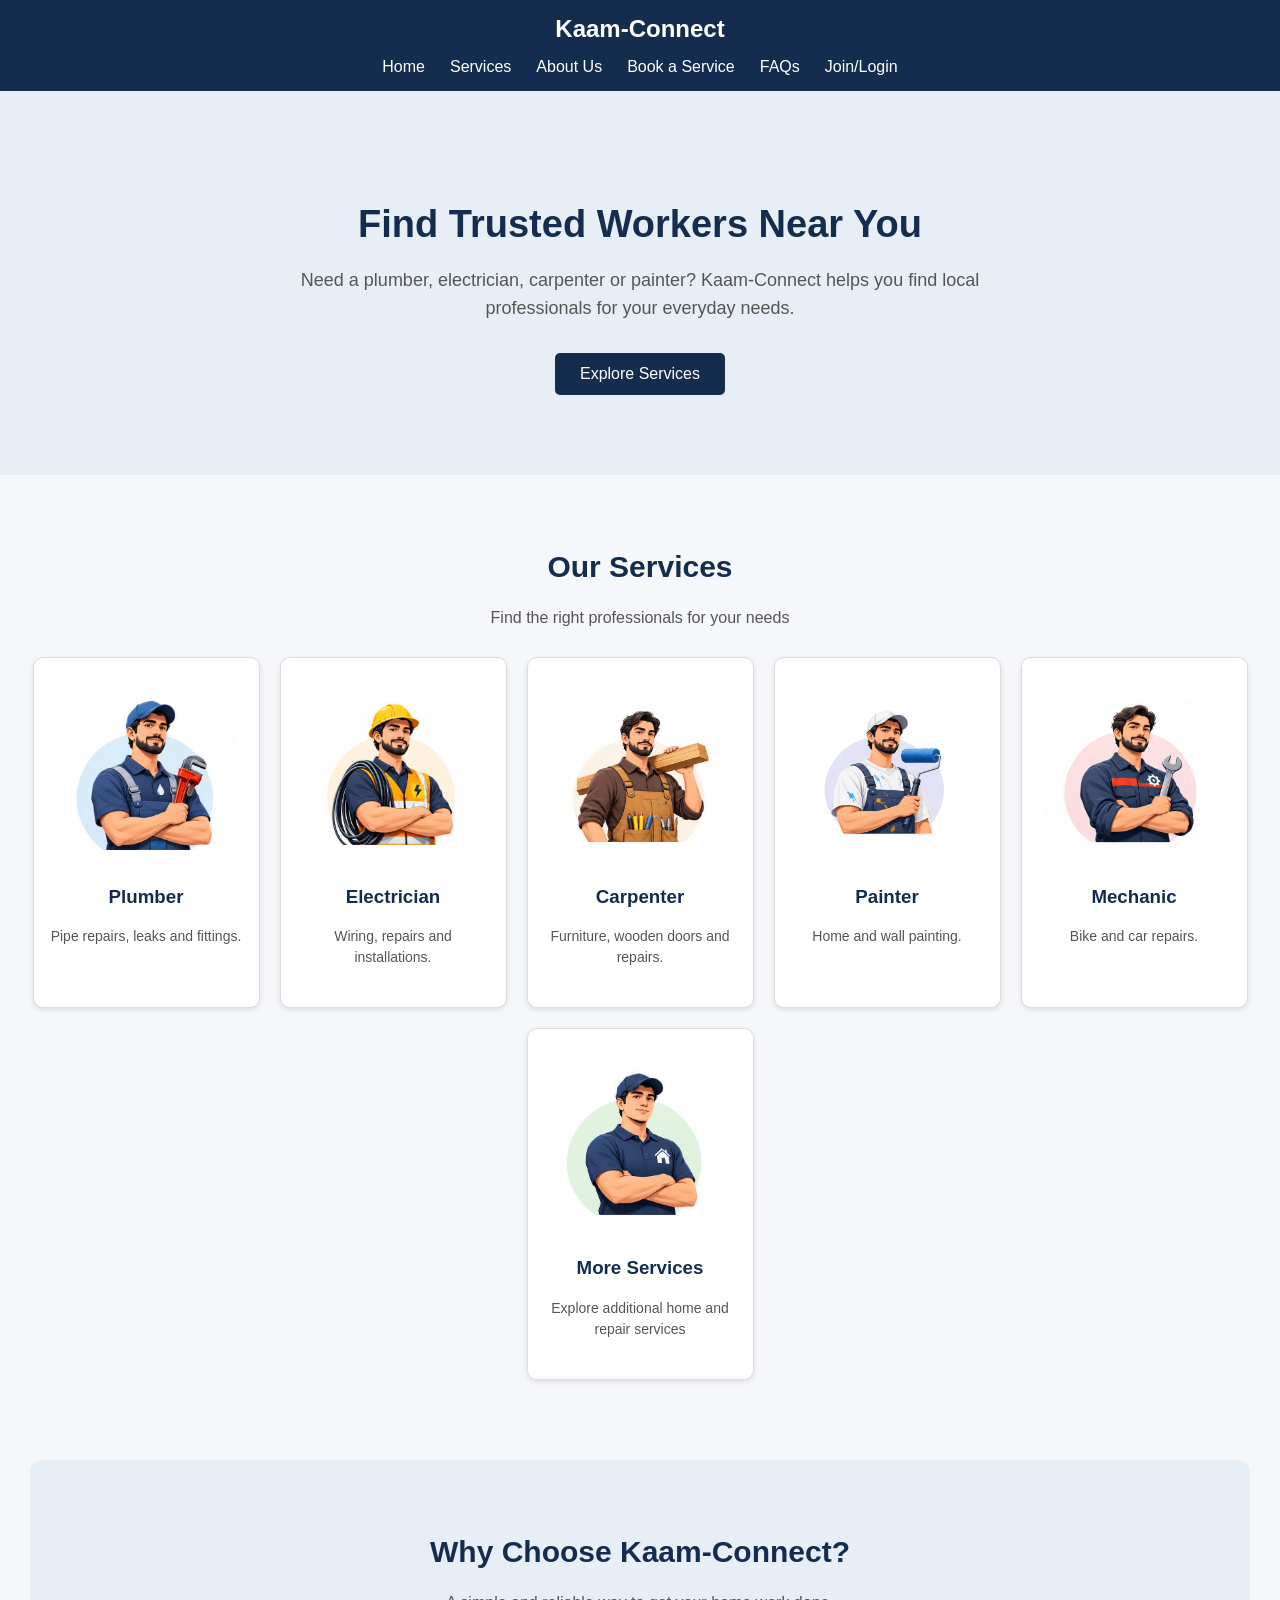
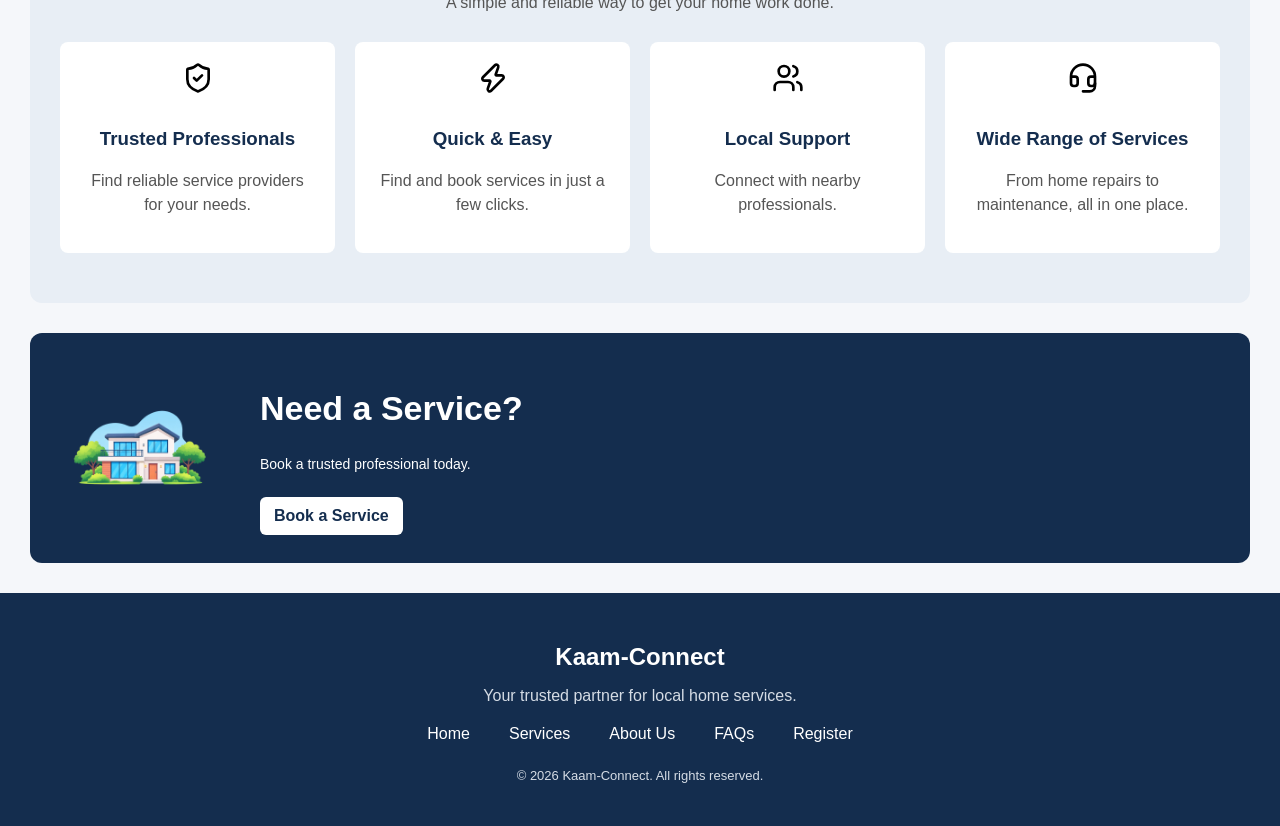
<file: index.html>
<!DOCTYPE html>
<html lang="en">
<head>
    <meta charset="UTF-8">
    <meta name="viewport" content="width=device-width, initial-scale=1.0">
    <title>KaamConnect Home</title>
    <link rel="stylesheet" href="css/style.css">
</head>
<body>
    <header>

        <nav>
            <h2>Kaam-Connect</h2>
            <ul>
                <li> <a href="index.html">Home</a> </li>
                <li> <a href="services.html">Services</a> </li>
                <li> <a href="about.html">About Us</a> </li>
                <li> <a href="book.html">Book a Service</a> </li>
                <li> <a href="faqs.html">FAQs</a> </li>
                <li> <a href="register.html">Join/Login</a> </li>
            </ul>

    
        </nav>
    </header>
    <main>

    <section class="hero">

        <div class="hero-content">
            <h1>Find Trusted Workers Near You</h1>

            <p>
                Need a plumber, electrician, carpenter or painter?
                Kaam-Connect helps you find local professionals
                for your everyday needs.
            </p>

            <a href="services.html" class="hero-btn">
                Explore Services
            </a>
        </div>

    </section>
    <section class="services">

    <h2>Our Services</h2>
    <p>Find the right professionals for your needs</p>

    <div class="service-container">

        <div class="service-card">
            <img src="images/plumber.png.jpeg" alt="">
            <h3>Plumber</h3>
            <p>Pipe repairs, leaks and fittings.</p>
            
        </div>

        <div class="service-card">
            <img src="images/electrician.png.jpeg" alt="">
            <h3>Electrician</h3>
            <p>Wiring, repairs and installations.</p>
        </div>

        <div class="service-card">
            <img src="images/carpenter.png.jpeg" alt="">
            <h3>Carpenter</h3>
            <p>Furniture, wooden doors and repairs.</p>
        </div>

        <div class="service-card">
            <img src="images/painter.png.jpeg" alt="">
            <h3>Painter</h3>
            <p>Home and wall painting.</p>
        </div>

        <div class="service-card">
            <img src="images/mechanic.png.jpeg" alt="">
            <h3>Mechanic</h3>
            <p>Bike and car repairs.</p>
        </div>
        <div class="service-card">
            <img src="images/general-services.png.jpeg" alt="">
            <h3>More Services</h3>
            <p>Explore additional home and repair services</p>
            
        </div>

    </div>

</section>
<section class="why-choose">

    <h2>Why Choose Kaam-Connect?</h2>

    <p>A simple and reliable way to get your home work done.</p>

    <div class="features-container">

        <div class="feature-card">
            <img src="images/shield-check.svg" alt="">
            <h3>Trusted Professionals</h3>
            <p>Find reliable service providers for your needs.</p>
        </div>

        <div class="feature-card">
            <img src="images/zap.svg" alt="">
            <h3>Quick & Easy</h3>
            <p>Find and book services in just a few clicks.</p>
        </div>

        <div class="feature-card">
            <img src="images/users.svg" alt="">
            <h3>Local Support</h3>
            <p>Connect with nearby professionals.</p>
        </div>

        <div class="feature-card">
            <img src="images/headset.svg" alt="">
            <h3>Wide Range of Services</h3>
            <p>From home repairs to maintenance, all in one place.</p>
        </div>

    </div>

</section>
<section class="cta">
    <img src="images/house_og.jpeg" alt="House">
    <div class="cta-content">

        <h2>Need a Service?</h2>

        <p>Book a trusted professional today.</p>

        <a href="book.html" class="cta-btn">Book a Service</a>

    </div>

</section>
<footer>

    <div class="footer-content">

        <h2>Kaam-Connect</h2>

        <p>Your trusted partner for local home services.</p>

        <div class="footer-links">
            <a href="index.html">Home</a>
            <a href="services.html">Services</a>
            <a href="about.html">About Us</a>
            <a href="faqs.html">FAQs</a>
            <a href="register.html">Register</a>
        </div>

        <p class="copyright">
            &copy; 2026 Kaam-Connect. All rights reserved.
        </p>

    </div>

</footer>
</main>
    
</body>
</html>
</file>
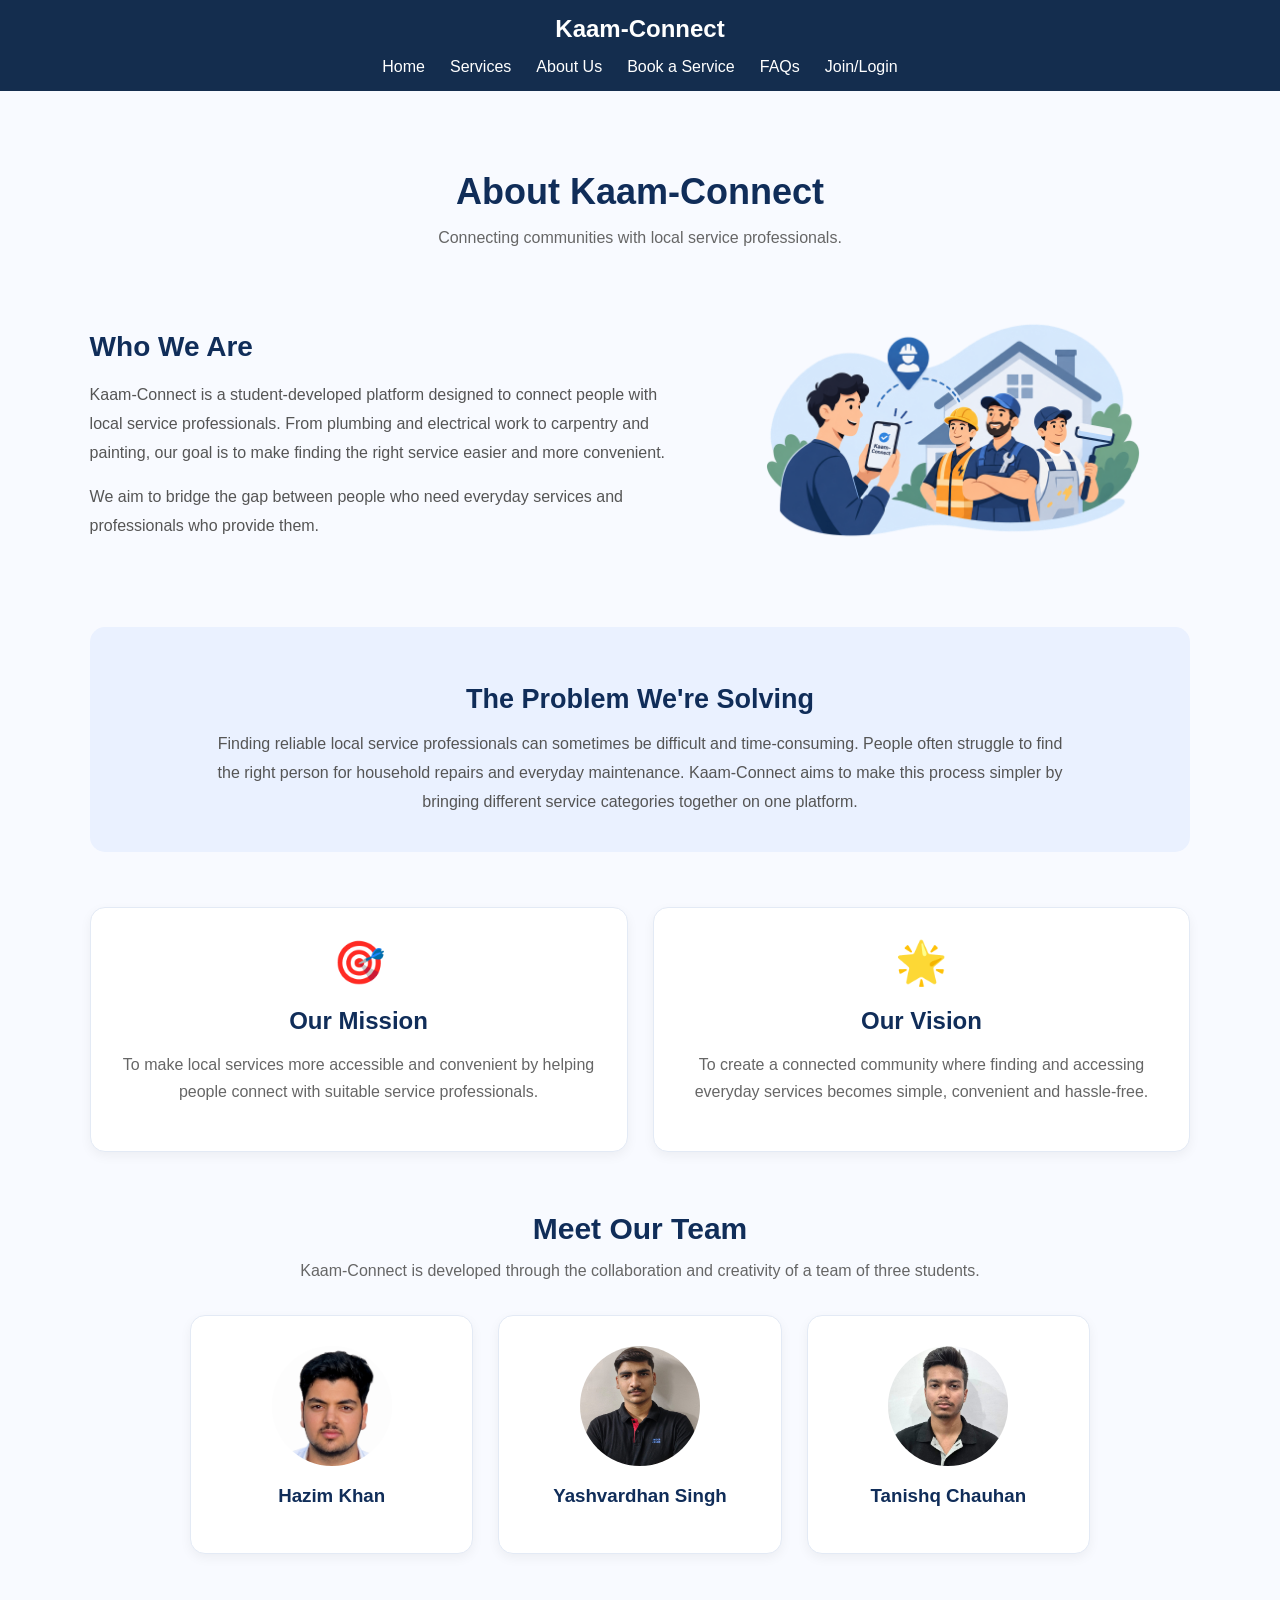
<file: about.html>
<!DOCTYPE html>
<html lang="en">
<head>
    <meta charset="UTF-8">
    <meta name="viewport" content="width=device-width, initial-scale=1.0">
    <link rel="stylesheet" href="css/style.css">
    <title>About us | Kaam-Connect</title>
</head>
<header>

        <nav>
            <h2>Kaam-Connect</h2>
            <ul>
                <li> <a href="index.html">Home</a> </li>
                <li> <a href="services.html">Services</a> </li>
                <li> <a href="about.html">About Us</a> </li>
                <li> <a href="book.html">Book a Service</a> </li>
                <li> <a href="faqs.html">FAQs</a> </li>
                <li> <a href="register.html">Join/Login</a> </li>
            </ul>

    
        </nav>
    </header>
<body>
    <section class="about-section">


    <div class="about-heading">
        <h1>About Kaam-Connect</h1>
        <p>Connecting communities with local service professionals.</p>
    </div>

    <div class="about-intro">

        <div class="about-text">
            <h2>Who We Are</h2>

            <p>
                Kaam-Connect is a student-developed platform designed
                to connect people with local service professionals.
                From plumbing and electrical work to carpentry and
                painting, our goal is to make finding the right
                service easier and more convenient.
            </p>

            <p>
                We aim to bridge the gap between people who need
                everyday services and professionals who provide them.
            </p>
        </div>

        <div class="about-image">
            <img src="images/about.png"
                 alt="Connecting customers with service professionals">
        </div>

    </div>


    <!-- PROBLEM WE ARE SOLVING -->

    <div class="problem-section">

        <h2>The Problem We're Solving</h2>

        <p>
            Finding reliable local service professionals can
            sometimes be difficult and time-consuming.
            People often struggle to find the right person
            for household repairs and everyday maintenance.
            Kaam-Connect aims to make this process simpler
            by bringing different service categories together
            on one platform.
        </p>

    </div>


    <!-- MISSION AND VISION -->

    <div class="mission-vision">

        <div class="about-card">
            <div class="about-card-icon">🎯</div>

            <h2>Our Mission</h2>

            <p>
                To make local services more accessible and
                convenient by helping people connect with
                suitable service professionals.
            </p>
        </div>


        <div class="about-card">
            <div class="about-card-icon">🌟</div>

            <h2>Our Vision</h2>

            <p>
                To create a connected community where finding
                and accessing everyday services becomes
                simple, convenient and hassle-free.
            </p>
        </div>

    </div>


    <!-- OUR TEAM -->

    <div class="team-section">

        <h2>Meet Our Team</h2>

        <p class="team-intro">
            Kaam-Connect is developed through the
            collaboration and creativity of a team of three students.
        </p>

        <div class="team-container">

            <div class="team-card">
                <div class="team-icon">
                    <img src="images/hazu.png" alt="team-member">

                </div>
                <h3>Hazim Khan</h3>
                <p></p>
            </div>

            <div class="team-card">
                <div class="team-icon">
                    <img src="images/yash.jpg" alt="team-member">
                </div>
                <h3>Yashvardhan Singh</h3>
                <p></p>
            </div>

            <div class="team-card">
                <div class="team-icon">
                    <img src="images/tanishq.jpg" alt="team-member">
                </div>
                <h3>Tanishq Chauhan</h3>
                <p></p>
            </div>

        </div>

    </div>

</section>
</body>
</html>
</file>
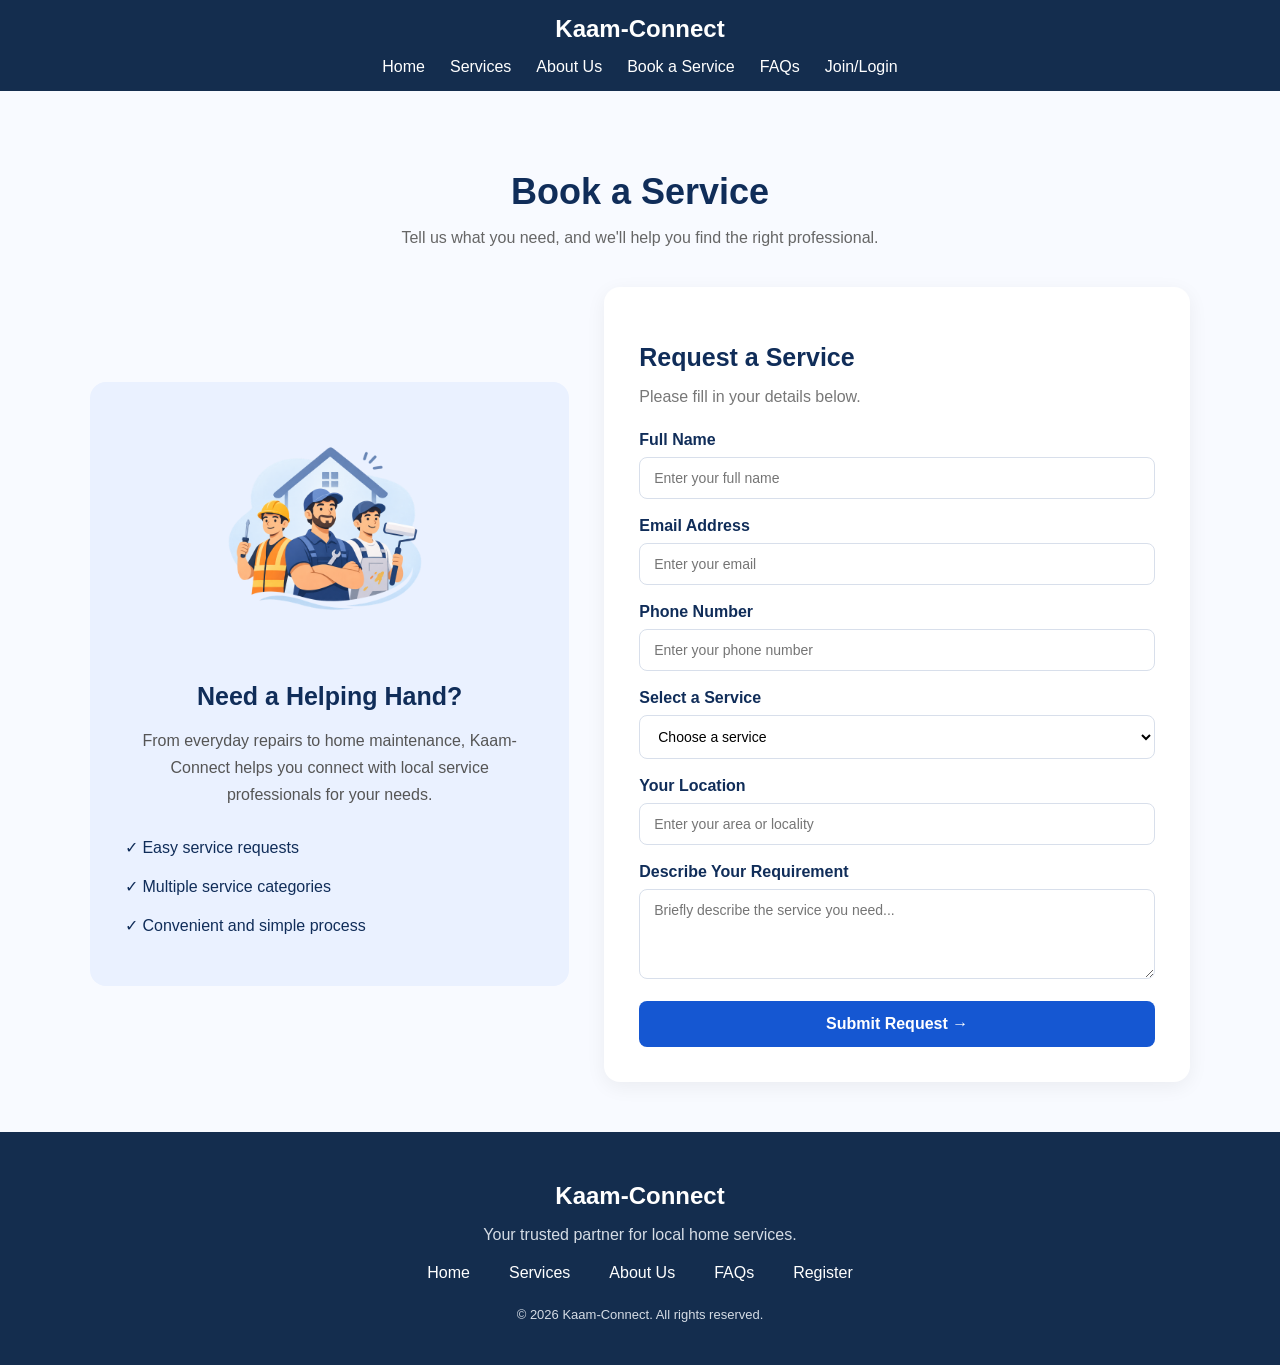
<file: book.html>
<!DOCTYPE html>
<html lang="en">
<head>
    <meta charset="UTF-8">
    <meta name="viewport" content="width=device-width, initial-scale=1.0">
    <link rel="stylesheet" href="css/style.css">
    <title>Book a service | Kaam Connect</title>
</head>
<body>
     <header>

        <nav>
            <h2>Kaam-Connect</h2>
            <ul>
                <li> <a href="index.html">Home</a> </li>
                <li> <a href="services.html">Services</a> </li>
                <li> <a href="about.html">About Us</a> </li>
                <li> <a href="book.html">Book a Service</a> </li>
                <li> <a href="faqs.html">FAQs</a> </li>
                <li> <a href="register.html">Join/Login</a> </li>
            </ul>

    
        </nav>
    </header>
    <body>
        
    <section class="booking-section">

    <div class="booking-heading">
        <h1>Book a Service</h1>
        <p>Tell us what you need, and we'll help you find the right professional.</p>
    </div>

    <div class="booking-container">

        <!-- LEFT SIDE -->
        <div class="booking-info">

            <img src="images/book.png" alt="Service professional">

            <h2>Need a Helping Hand?</h2>

            <p>
                From everyday repairs to home maintenance,
                Kaam-Connect helps you connect with local service
                professionals for your needs.
            </p>

            <div class="booking-benefits">
                <p>✓ Easy service requests</p>
                <p>✓ Multiple service categories</p>
                <p>✓ Convenient and simple process</p>
            </div>

        </div>


        <!-- RIGHT SIDE: BOOKING FORM -->

        <div class="booking-form-container">

            <h2>Request a Service</h2>
            <p class="form-subtitle">Please fill in your details below.</p>

            <form id="bookingForm" onsubmit="alert('Your service request has been submitted successfully!');this.reset(); return false">

                <div class="form-group">
                    <label for="fullName">Full Name</label>
                    <input
                        type="text"
                        id="fullName"
                        placeholder="Enter your full name"
                        required>
                </div>

                <div class="form-group">
                    <label for="email">Email Address</label>
                    <input
                        type="email"
                        id="email"
                        placeholder="Enter your email"
                        required>
                </div>

                <div class="form-group">
                    <label for="phone">Phone Number</label>
                    <input
                        type="tel"
                        id="phone"
                        placeholder="Enter your phone number"
                        required>
                </div>

                <div class="form-group">
                    <label for="service">Select a Service</label>

                    <select id="service" required>
                        <option value="">Choose a service</option>
                        <option value="Plumbing">Plumbing</option>
                        <option value="Electrical Services">Electrical Services</option>
                        <option value="Carpentry">Carpentry</option>
                        <option value="Painting">Painting</option>
                        <option value="Mechanical Services">Mechanical Services</option>
                        <option value="General Services">General Services</option>
                    </select>
                </div>

                <div class="form-group">
                    <label for="location">Your Location</label>
                    <input
                        type="text"
                        id="location"
                        placeholder="Enter your area or locality"
                        required>
                </div>

                <div class="form-group">
                    <label for="description">Describe Your Requirement</label>
                    <textarea
                        id="description"
                        rows="4"
                        placeholder="Briefly describe the service you need..."
                        required></textarea>
                </div>

                <button type="submit" class="submit-booking">
                    Submit Request →
                </button>

            </form>

        </div>

    </div>

</section>
</body>
    <footer>

    <div class="footer-content">

        <h2>Kaam-Connect</h2>

        <p>Your trusted partner for local home services.</p>

        <div class="footer-links">
            <a href="index.html">Home</a>
            <a href="services.html">Services</a>
            <a href="about.html">About Us</a>
            <a href="faqs.html">FAQs</a>
            <a href="register.html">Register</a>
        </div>

        <p class="copyright">
            &copy; 2026 Kaam-Connect. All rights reserved.
        </p>

    </div>

</footer>
</body>
</html>
</file>
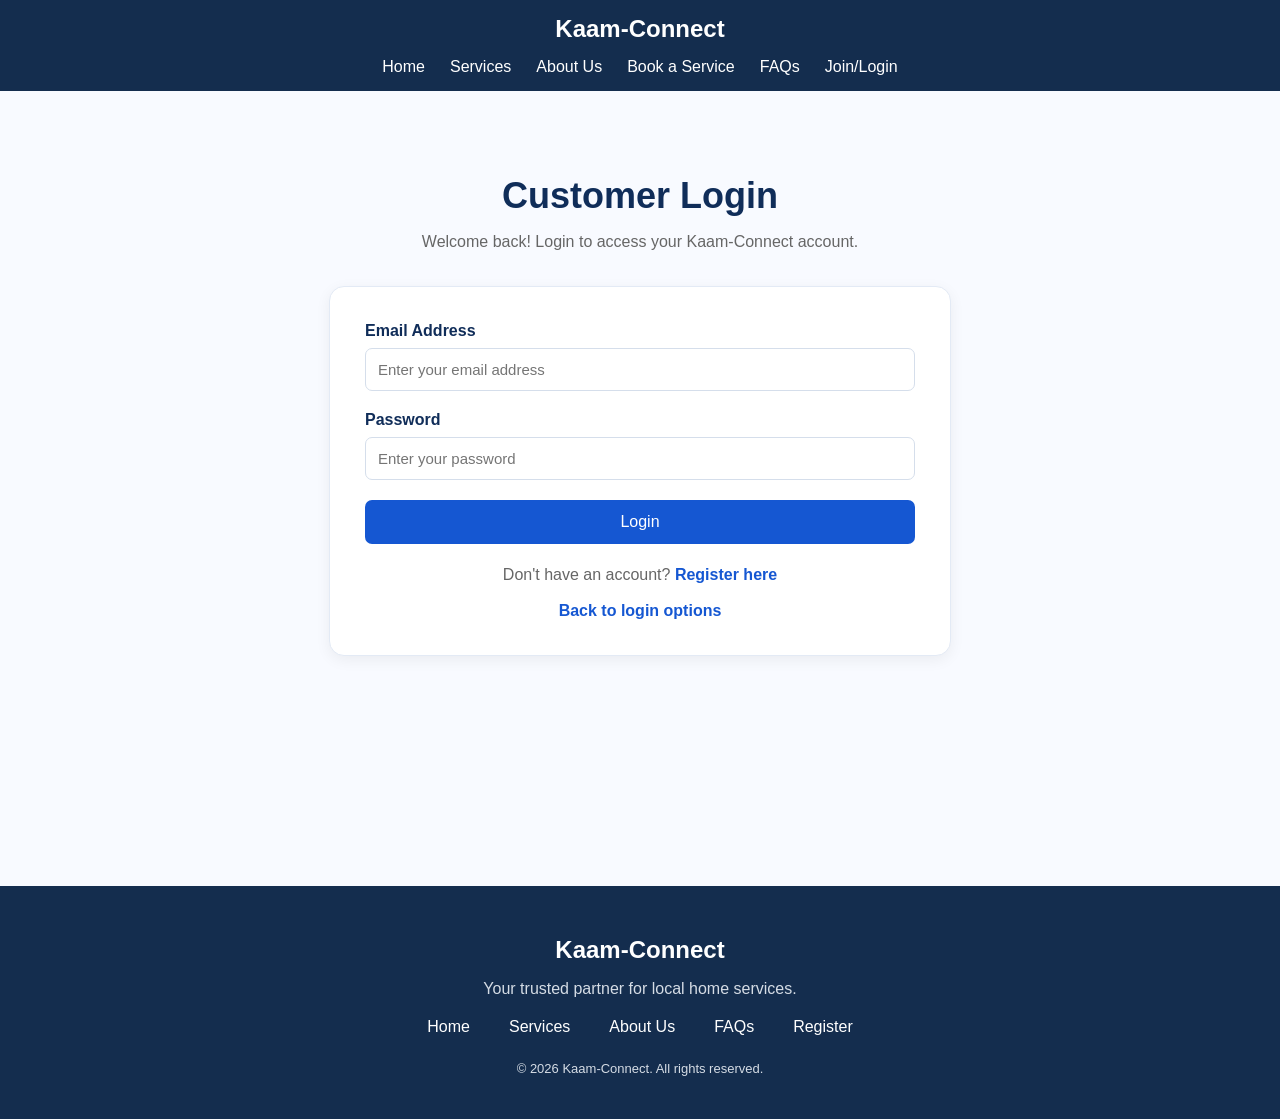
<file: customer-login.html>
<!DOCTYPE html>
<html lang="en">
<head>
    <meta charset="UTF-8">
    <meta name="viewport" content="width=device-width, initial-scale=1.0">
    <link rel="stylesheet" href="css/style.css">
    <title>Customer Login | Kaam-Connect</title>
</head>
<body>
    <header>

        <nav>
            <h2>Kaam-Connect</h2>
            <ul>
                <li> <a href="index.html">Home</a> </li>
                <li> <a href="services.html">Services</a> </li>
                <li> <a href="about.html">About Us</a> </li>
                <li> <a href="book.html">Book a Service</a> </li>
                <li> <a href="faqs.html">FAQs</a> </li>
                <li> <a href="register.html">Join/Login</a> </li>
            </ul>

    
        </nav>
    </header>
    <main class="registration-section">

    <div class="registration-heading">
        <h1>Customer Login</h1>
        <p>Welcome back! Login to access your Kaam-Connect account.</p>
    </div>

    <div class="registration-container">

        <form onsubmit="alert('You have logged in successfully!'); this.reset(); return false;">

            <div class="form-group">
                <label for="customer-email">Email Address</label>
                <input type="email" id="customer-email"
                    placeholder="Enter your email address" required>
            </div>

            <div class="form-group">
                <label for="customer-password">Password</label>
                <input type="password" id="customer-password"
                    placeholder="Enter your password" required>
            </div>

            <button type="submit">Login</button>

        </form>

        <p class="form-login">
            Don't have an account?
            <a href="customer-register.html">Register here</a>
        </p>

        <a href="login.html" class="back-link">
            Back to login options
        </a>

    </div>

</main>
    <footer>

    <div class="footer-content">

        <h2>Kaam-Connect</h2>

        <p>Your trusted partner for local home services.</p>

        <div class="footer-links">
            <a href="index.html">Home</a>
            <a href="services.html">Services</a>
            <a href="about.html">About Us</a>
            <a href="faqs.html">FAQs</a>
            <a href="register.html">Register</a>
        </div>

        <p class="copyright">
            &copy; 2026 Kaam-Connect. All rights reserved.
        </p>

    </div>

</footer>
</body>
</html>
</file>
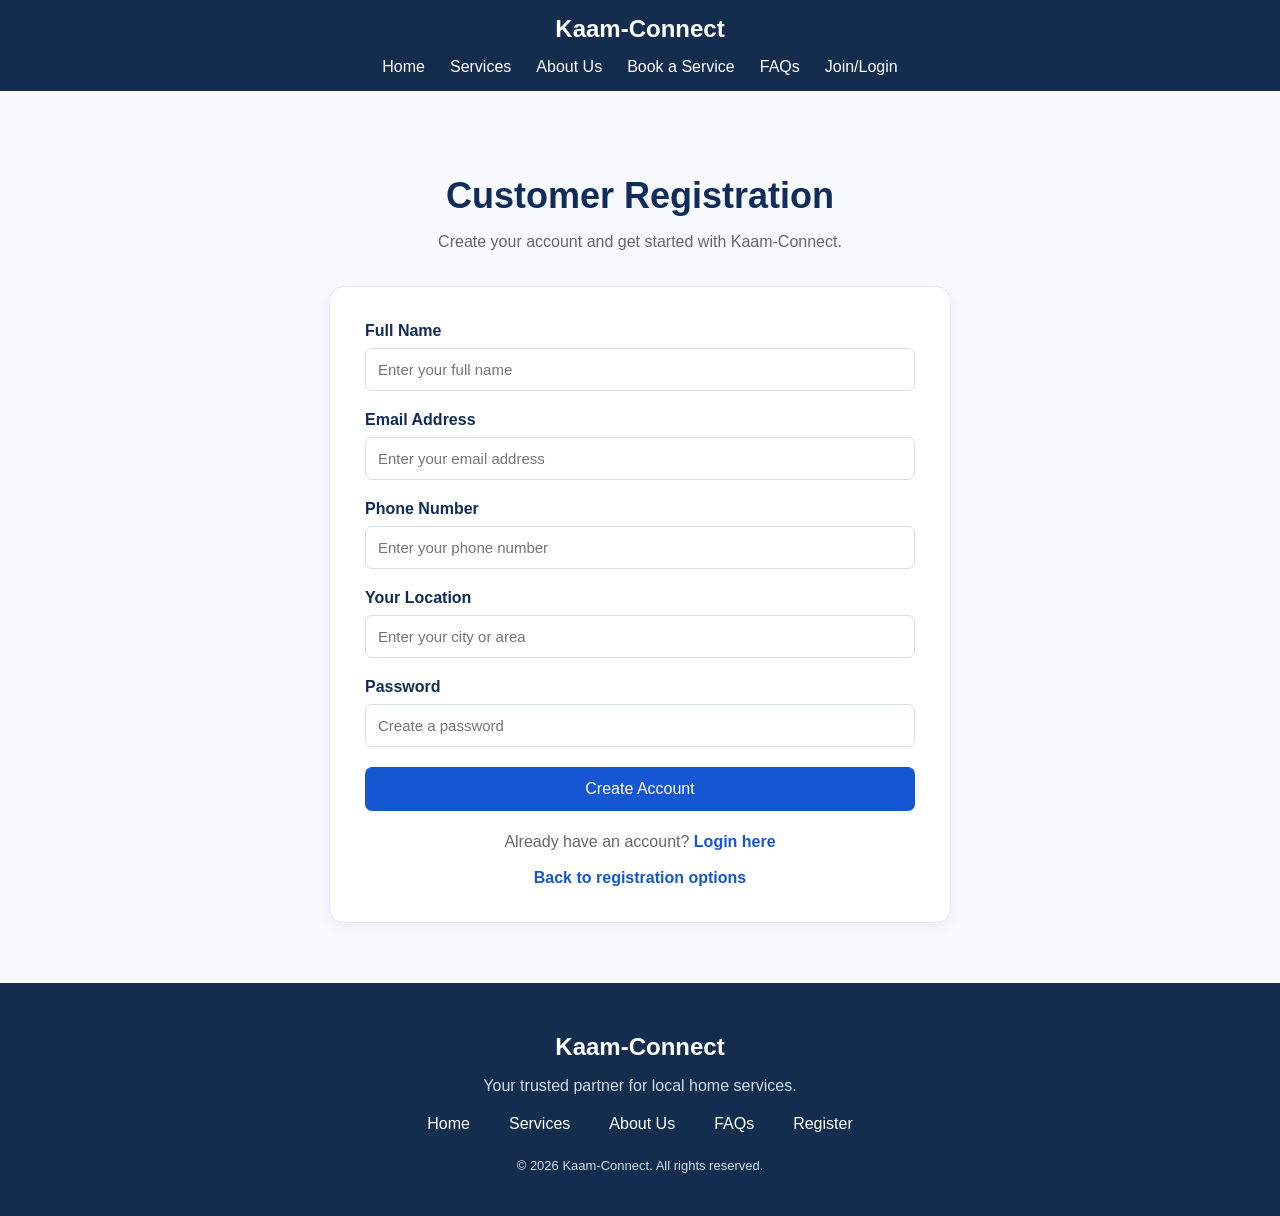
<file: customer-register.html>
<!DOCTYPE html>
<html lang="en">
<head>
    <meta charset="UTF-8">
    <meta name="viewport" content="width=device-width, initial-scale=1.0">
    <link rel="stylesheet" href="css/style.css">
    <title>Customer Registration | Kaam-Connect</title>
</head>
<body>
    <header>

        <nav>
            <h2>Kaam-Connect</h2>
            <ul>
                <li> <a href="index.html">Home</a> </li>
                <li> <a href="services.html">Services</a> </li>
                <li> <a href="about.html">About Us</a> </li>
                <li> <a href="book.html">Book a Service</a> </li>
                <li> <a href="faqs.html">FAQs</a> </li>
                <li> <a href="register.html">Join/Login</a> </li>
            </ul>

    
        </nav>
    </header>
    <main class="registration-section">

    <div class="registration-heading">
        <h1>Customer Registration</h1>
        <p>Create your account and get started with Kaam-Connect.</p>
    </div>

    <div class="registration-container">

        <form onsubmit="alert('Your account has been created successfully!'); this.reset(); return false;">

            <div class="form-group">
                <label for="customer-name">Full Name</label>
                <input type="text" id="customer-name"
                    placeholder="Enter your full name" required>
            </div>

            <div class="form-group">
                <label for="customer-email">Email Address</label>
                <input type="email" id="customer-email"
                    placeholder="Enter your email address" required>
            </div>

            <div class="form-group">
                <label for="customer-phone">Phone Number</label>
                <input type="tel" id="customer-phone"
                    placeholder="Enter your phone number" required>
            </div>

            <div class="form-group">
                <label for="customer-location">Your Location</label>
                <input type="text" id="customer-location"
                    placeholder="Enter your city or area" required>
            </div>

            <div class="form-group">
                <label for="customer-password">Password</label>
                <input type="password" id="customer-password"
                    placeholder="Create a password" require minlength="8">
            </div>

            <button type="submit">Create Account</button>

        </form>

        <p class="form-login">
            Already have an account?
            <a href="login.html">Login here</a>
        </p>

        <a href="register.html" class="back-link">
            Back to registration options
        </a>

    </div>

</main>
<footer>

    <div class="footer-content">

        <h2>Kaam-Connect</h2>

        <p>Your trusted partner for local home services.</p>

        <div class="footer-links">
            <a href="index.html">Home</a>
            <a href="services.html">Services</a>
            <a href="about.html">About Us</a>
            <a href="faqs.html">FAQs</a>
            <a href="register.html">Register</a>
        </div>

        <p class="copyright">
            &copy; 2026 Kaam-Connect. All rights reserved.
        </p>

    </div>

</footer>
</body>
</html>
</file>
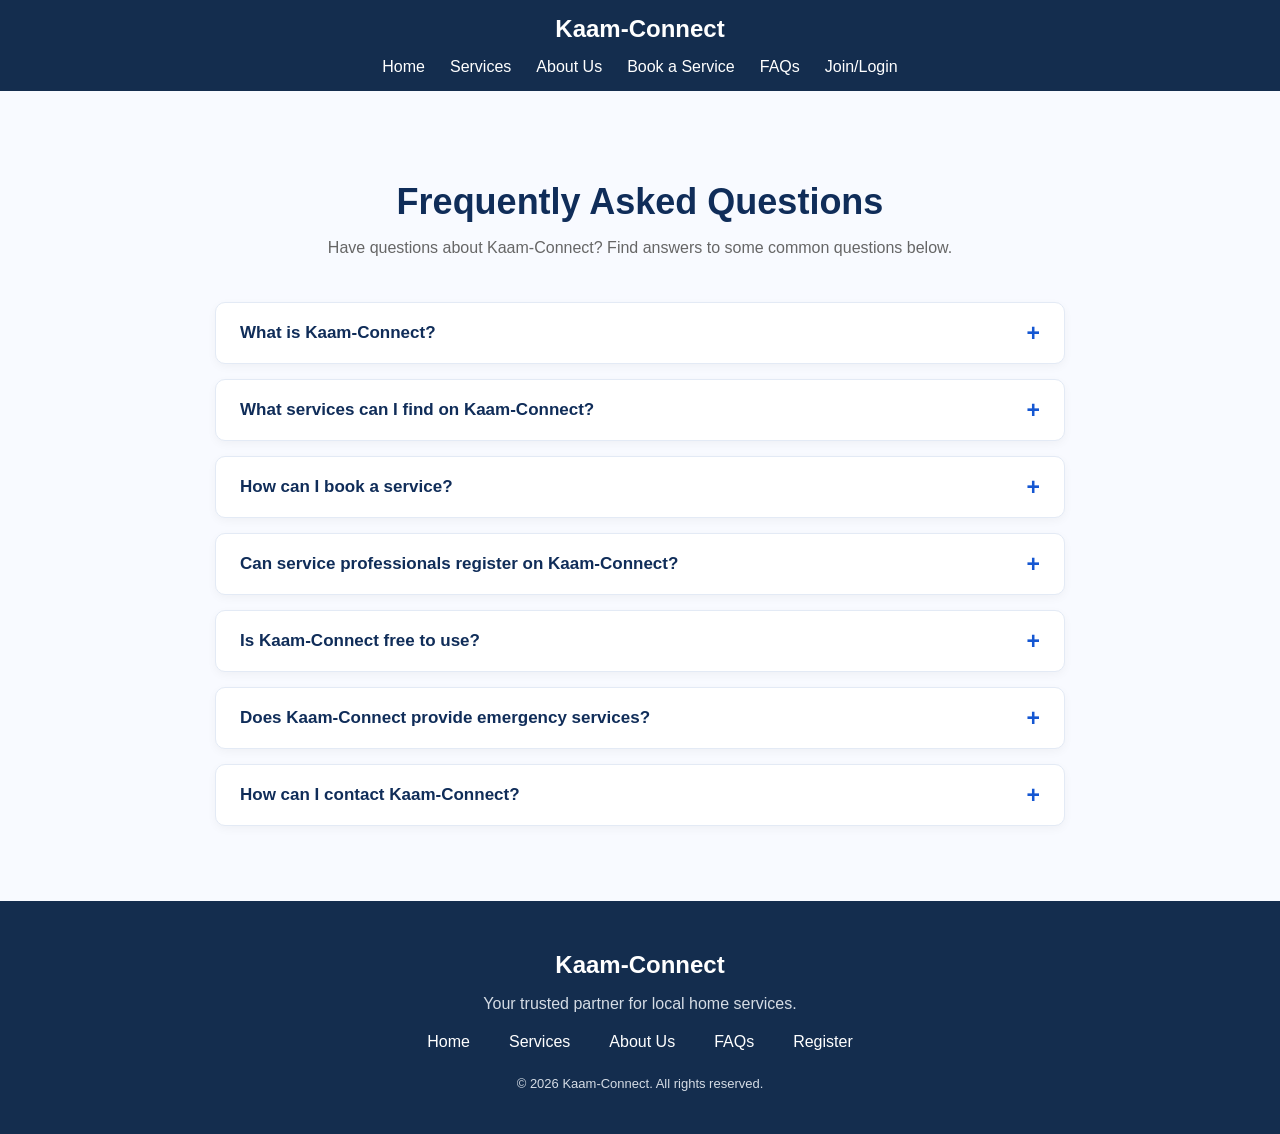
<file: faqs.html>
<!DOCTYPE html>
<html lang="en">
<head>
    <meta charset="UTF-8">
    <meta name="viewport" content="width=device-width, initial-scale=1.0">
    <link rel="stylesheet" href="css/style.css">
    <title>Document</title>
</head>
<body>
    <header>

        <nav>
            <h2>Kaam-Connect</h2>
            <ul>
                <li> <a href="index.html">Home</a> </li>
                <li> <a href="services.html">Services</a> </li>
                <li> <a href="about.html">About Us</a> </li>
                <li> <a href="book.html">Book a Service</a> </li>
                <li> <a href="faqs.html">FAQs</a> </li>
                <li> <a href="register.html">Join/Login</a> </li>
            </ul>

    
        </nav>
    </header>
    <main>
    <section class="faq-section">

    <div class="faq-heading">
        <h1>Frequently Asked Questions</h1>
        <p>
            Have questions about Kaam-Connect?
            Find answers to some common questions below.
        </p>
    </div>

    <div class="faq-container">

        <details class="faq-item">
            <summary>What is Kaam-Connect?</summary>
            <p>
                Kaam-Connect is a platform designed to connect
                customers with local service professionals for
                everyday household needs.
            </p>
        </details>

        <details class="faq-item">
            <summary>What services can I find on Kaam-Connect?</summary>
            <p>
                You can explore plumbing, electrical services,
                carpentry, painting, mechanical services and
                other general household services.
            </p>
        </details>

        <details class="faq-item">
            <summary>How can I book a service?</summary>
            <p>
                Visit our Book a Service page, fill in your
                details, select the required service and
                submit your request.
            </p>
        </details>

        <details class="faq-item">
            <summary>Can service professionals register on Kaam-Connect?</summary>
            <p>
                Yes, service professionals can register
                themselves to offer their services through
                our platform.
            </p>
        </details>

        <details class="faq-item">
            <summary>Is Kaam-Connect free to use?</summary>
            <p>
                Kaam-Connect is currently an academic project
                prototype. No actual charges are involved
                in using the demonstration.
            </p>
        </details>

        <details class="faq-item">
            <summary>Does Kaam-Connect provide emergency services?</summary>
            <p>
                The current prototype does not provide
                emergency service support.
            </p>
        </details>

        <details class="faq-item">
            <summary>How can I contact Kaam-Connect?</summary>
            <p>
                You can use the contact information provided
                on our website to reach our project team.
            </p>
        </details>

    </div>

</section>
</main>
<footer>

    <div class="footer-content">

        <h2>Kaam-Connect</h2>

        <p>Your trusted partner for local home services.</p>

        <div class="footer-links">
            <a href="index.html">Home</a>
            <a href="services.html">Services</a>
            <a href="about.html">About Us</a>
            <a href="faqs.html">FAQs</a>
            <a href="register.html">Register</a>
        </div>

        <p class="copyright">
            &copy; 2026 Kaam-Connect. All rights reserved.
        </p>

    </div>

</footer>
</body>
</html>
</file>
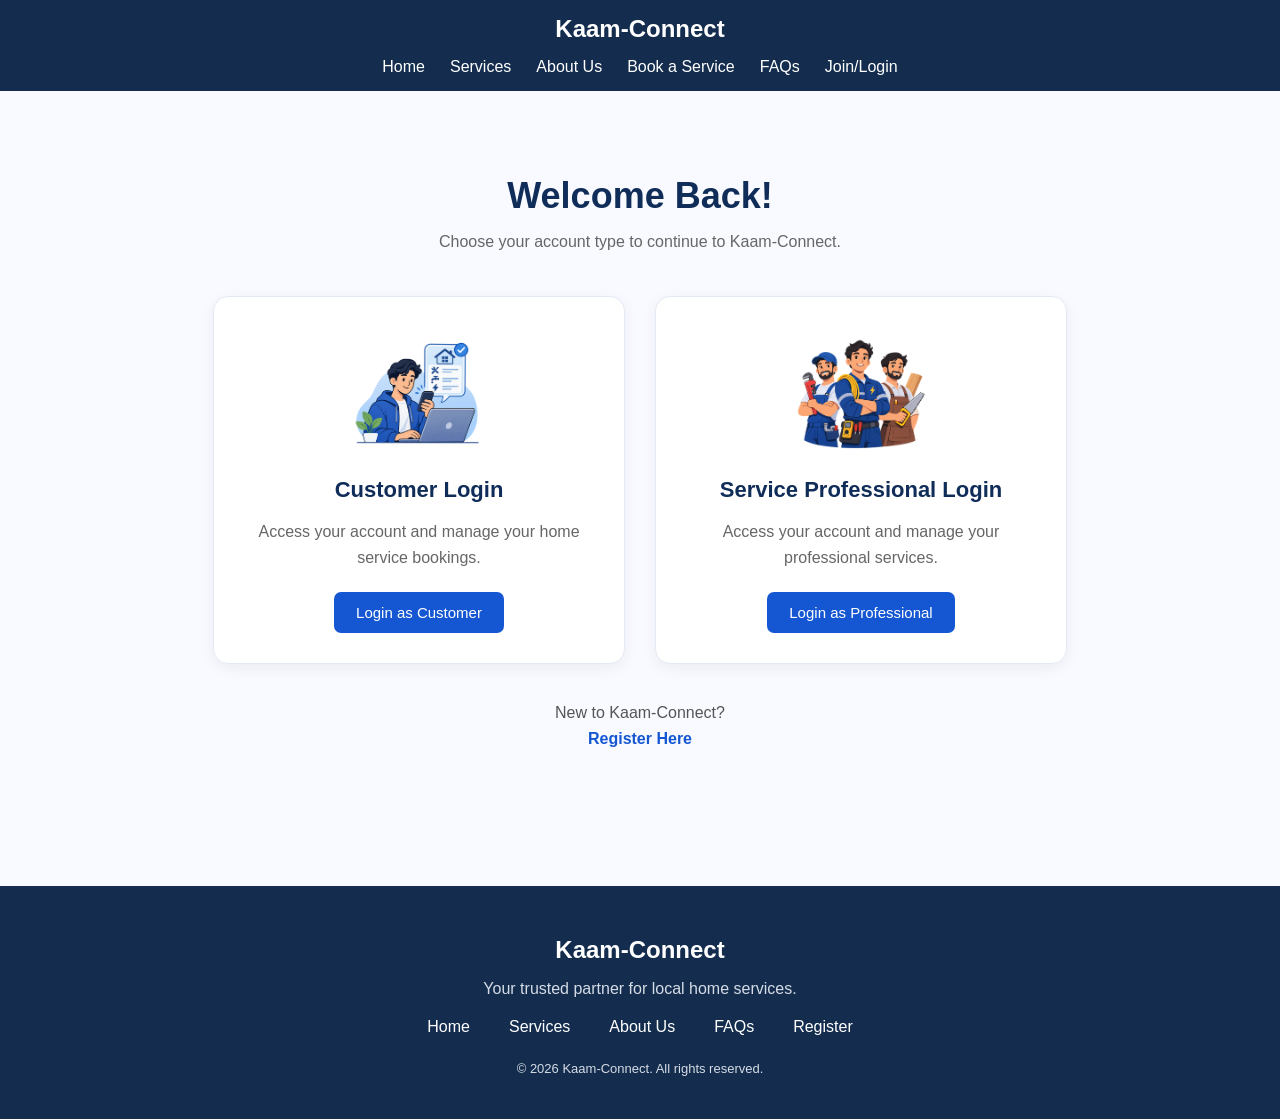
<file: login.html>
<!DOCTYPE html>
<html lang="en">
<head>
    <meta charset="UTF-8">
    <meta name="viewport" content="width=device-width, initial-scale=1.0">
    <link rel="stylesheet" href="css/style.css">
    <title>Login | Kaam-Connect</title>
</head>
<body>
    <header>

        <nav>
            <h2>Kaam-Connect</h2>
            <ul>
                <li> <a href="index.html">Home</a> </li>
                <li> <a href="services.html">Services</a> </li>
                <li> <a href="about.html">About Us</a> </li>
                <li> <a href="book.html">Book a Service</a> </li>
                <li> <a href="faqs.html">FAQs</a> </li>
                <li> <a href="register.html">Join/Login</a> </li>
            </ul>

    
        </nav>
    </header>
    <main class="register-section">

    <div class="register-heading">
        <h1>Welcome Back!</h1>
        <p>Choose your account type to continue to Kaam-Connect.</p>
    </div>

    <div class="register-options">

        <div class="register-card">

            <div class="register-icon">
                <img src="images/customer.png" alt="Customer">
            </div>

            <h2>Customer Login</h2>
            <p>Access your account and manage your home service bookings.</p>

            <a href="customer-login.html" class="register-btn">
                Login as Customer
            </a>

        </div>

        <div class="register-card">

            <div class="register-icon">
                <img src="images/professional.png" alt="Service Professional">
            </div>

            <h2>Service Professional Login</h2>
            <p>Access your account and manage your professional services.</p>

            <a href="professional-login.html" class="register-btn">
                Login as Professional
            </a>

        </div>

    </div>

    <div class="login-prompt">
        <p>New to Kaam-Connect?</p>
        <a href="register.html">Register Here</a>
    </div>

</main>
<footer>

    <div class="footer-content">

        <h2>Kaam-Connect</h2>

        <p>Your trusted partner for local home services.</p>

        <div class="footer-links">
            <a href="index.html">Home</a>
            <a href="services.html">Services</a>
            <a href="about.html">About Us</a>
            <a href="faqs.html">FAQs</a>
            <a href="register.html">Register</a>
        </div>

        <p class="copyright">
            &copy; 2026 Kaam-Connect. All rights reserved.
        </p>

    </div>

</footer>
</body>
</html>
</file>
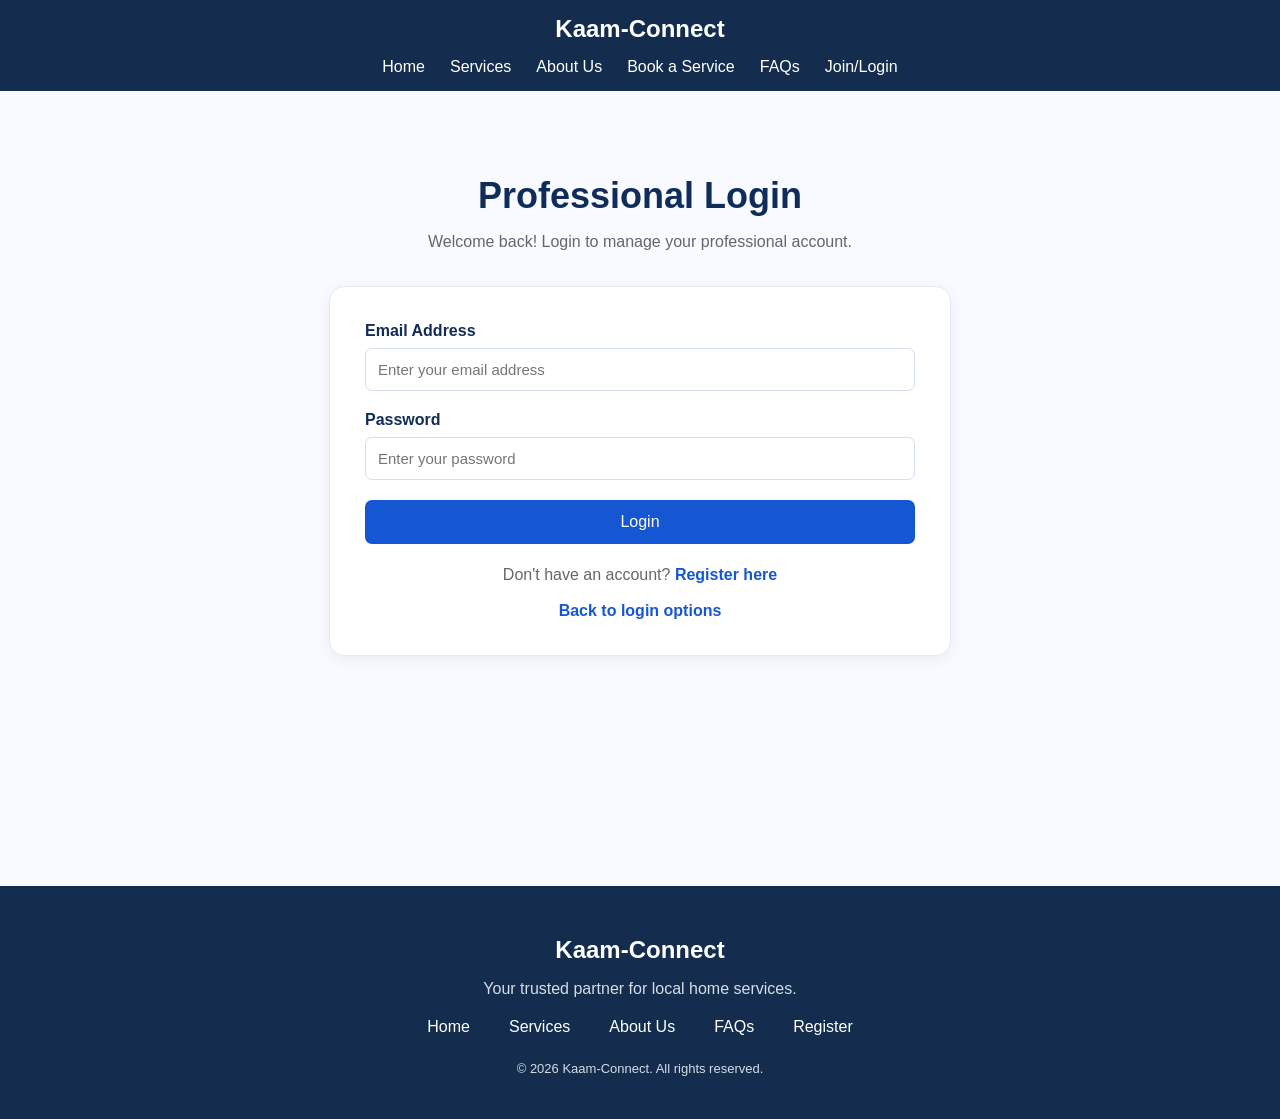
<file: professional-login.html>
<!DOCTYPE html>
<html lang="en">
<head>
    <meta charset="UTF-8">
    <meta name="viewport" content="width=device-width, initial-scale=1.0">
    <link rel="stylesheet" href="css/style.css">
    <title>Professional Login | Kaam-Connect</title>
</head>
<body>
    <header>

        <nav>
            <h2>Kaam-Connect</h2>
            <ul>
                <li> <a href="index.html">Home</a> </li>
                <li> <a href="services.html">Services</a> </li>
                <li> <a href="about.html">About Us</a> </li>
                <li> <a href="book.html">Book a Service</a> </li>
                <li> <a href="faqs.html">FAQs</a> </li>
                <li> <a href="register.html">Join/Login</a> </li>
            </ul>

    
        </nav>
    </header>
    <main class="registration-section">

    <div class="registration-heading">
        <h1>Professional Login</h1>
        <p>Welcome back! Login to manage your professional account.</p>
    </div>

    <div class="registration-container">

        <form onsubmit="alert('You have logged in successfully!'); this.reset(); return false;">

            <div class="form-group">
                <label for="professional-email">Email Address</label>
                <input type="email" id="professional-email"
                    placeholder="Enter your email address" required>
            </div>

            <div class="form-group">
                <label for="professional-password">Password</label>
                <input type="password" id="professional-password"
                    placeholder="Enter your password" required>
            </div>

            <button type="submit">Login</button>

        </form>

        <p class="form-login">
            Don't have an account?
            <a href="professional-register.html">Register here</a>
        </p>

        <a href="login.html" class="back-link">
            Back to login options
        </a>

    </div>

</main>
<footer>

    <div class="footer-content">

        <h2>Kaam-Connect</h2>

        <p>Your trusted partner for local home services.</p>

        <div class="footer-links">
            <a href="index.html">Home</a>
            <a href="services.html">Services</a>
            <a href="about.html">About Us</a>
            <a href="faqs.html">FAQs</a>
            <a href="register.html">Register</a>
        </div>

        <p class="copyright">
            &copy; 2026 Kaam-Connect. All rights reserved.
        </p>

    </div>

</footer>
</body>
</html>
</file>
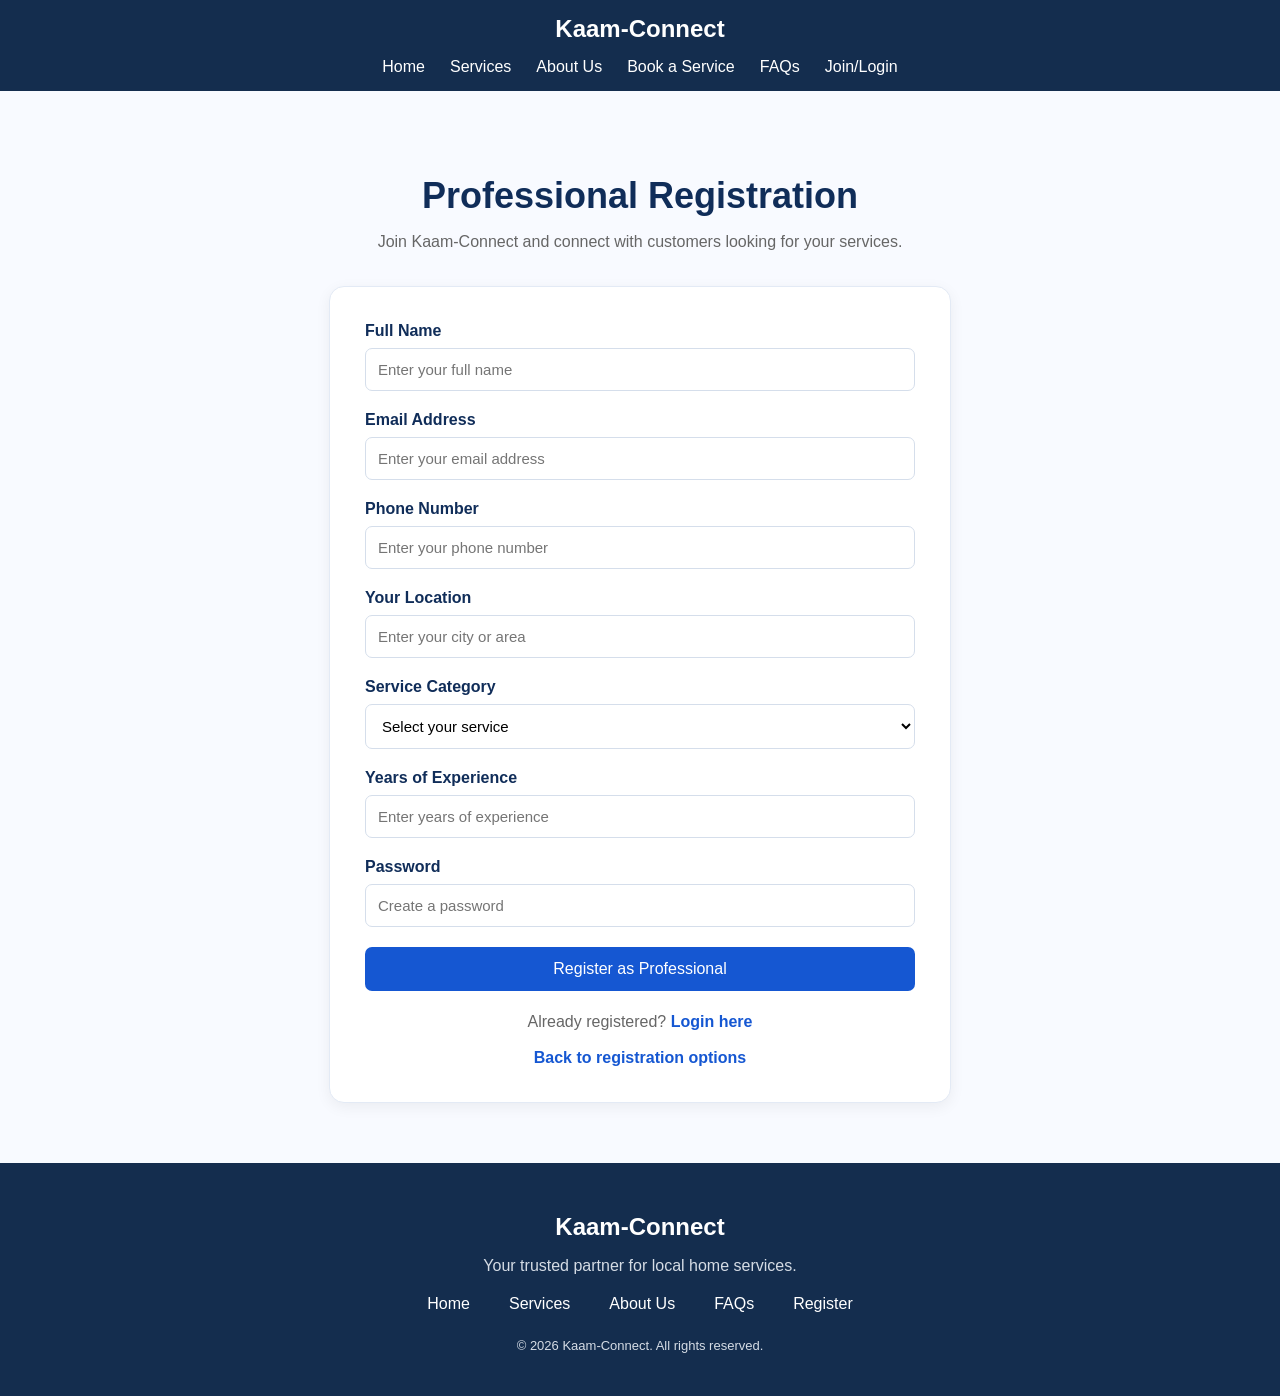
<file: professional-register.html>
<!DOCTYPE html>
<html lang="en">
<head>
    <meta charset="UTF-8">
    <meta name="viewport" content="width=device-width, initial-scale=1.0">
    <link rel="stylesheet" href="css/style.css">
    <title>Professional Registeration |Kaam-Connect</title>
</head>
<body>
    <header>

        <nav>
            <h2>Kaam-Connect</h2>
            <ul>
                <li> <a href="index.html">Home</a> </li>
                <li> <a href="services.html">Services</a> </li>
                <li> <a href="about.html">About Us</a> </li>
                <li> <a href="book.html">Book a Service</a> </li>
                <li> <a href="faqs.html">FAQs</a> </li>
                <li> <a href="register.html">Join/Login</a> </li>
            </ul>

    
        </nav>
    </header>
    <main class="registration-section">

    <div class="registration-heading">
        <h1>Professional Registration</h1>
        <p>Join Kaam-Connect and connect with customers looking for your services.</p>
    </div>

    <div class="registration-container">

        <form onsubmit="alert('Your professional registration has been submitted successfully!'); this.reset(); return false;">

            <div class="form-group">
                <label for="professional-name">Full Name</label>
                <input type="text" id="professional-name"
                    placeholder="Enter your full name" required>
            </div>

            <div class="form-group">
                <label for="professional-email">Email Address</label>
                <input type="email" id="professional-email"
                    placeholder="Enter your email address" required>
            </div>

            <div class="form-group">
                <label for="professional-phone">Phone Number</label>
                <input type="tel" id="professional-phone"
                    placeholder="Enter your phone number" required>
            </div>

            <div class="form-group">
                <label for="professional-location">Your Location</label>
                <input type="text" id="professional-location"
                    placeholder="Enter your city or area" required>
            </div>

            <div class="form-group">
                <label for="service-category">Service Category</label>
                <select id="service-category" required>
                    <option value="">Select your service</option>
                    <option>Plumbing</option>
                    <option>Electrical Services</option>
                    <option>Carpentry</option>
                    <option>Painting</option>
                    <option>Mechanical Services</option>
                    <option>Other Services</option>
                </select>
            </div>

            <div class="form-group">
                <label for="experience">Years of Experience</label>
                <input type="number" id="experience"
                    placeholder="Enter years of experience"
                    min="0" required>
            </div>

            <div class="form-group">
                <label for="professional-password">Password</label>
                <input type="password" id="professional-password"
                    placeholder="Create a password" minlength="8" required>
            </div>

            

            <button type="submit">Register as Professional</button>

        </form>

        <p class="form-login">
            Already registered?
            <a href="login.html">Login here</a>
        </p>

        <a href="register.html" class="back-link">
            Back to registration options
        </a>

    </div>

</main>
<footer>

    <div class="footer-content">

        <h2>Kaam-Connect</h2>

        <p>Your trusted partner for local home services.</p>

        <div class="footer-links">
            <a href="index.html">Home</a>
            <a href="services.html">Services</a>
            <a href="about.html">About Us</a>
            <a href="faqs.html">FAQs</a>
            <a href="register.html">Register</a>
        </div>

        <p class="copyright">
            &copy; 2026 Kaam-Connect. All rights reserved.
        </p>

    </div>

</footer>
</body>
</html>
</file>
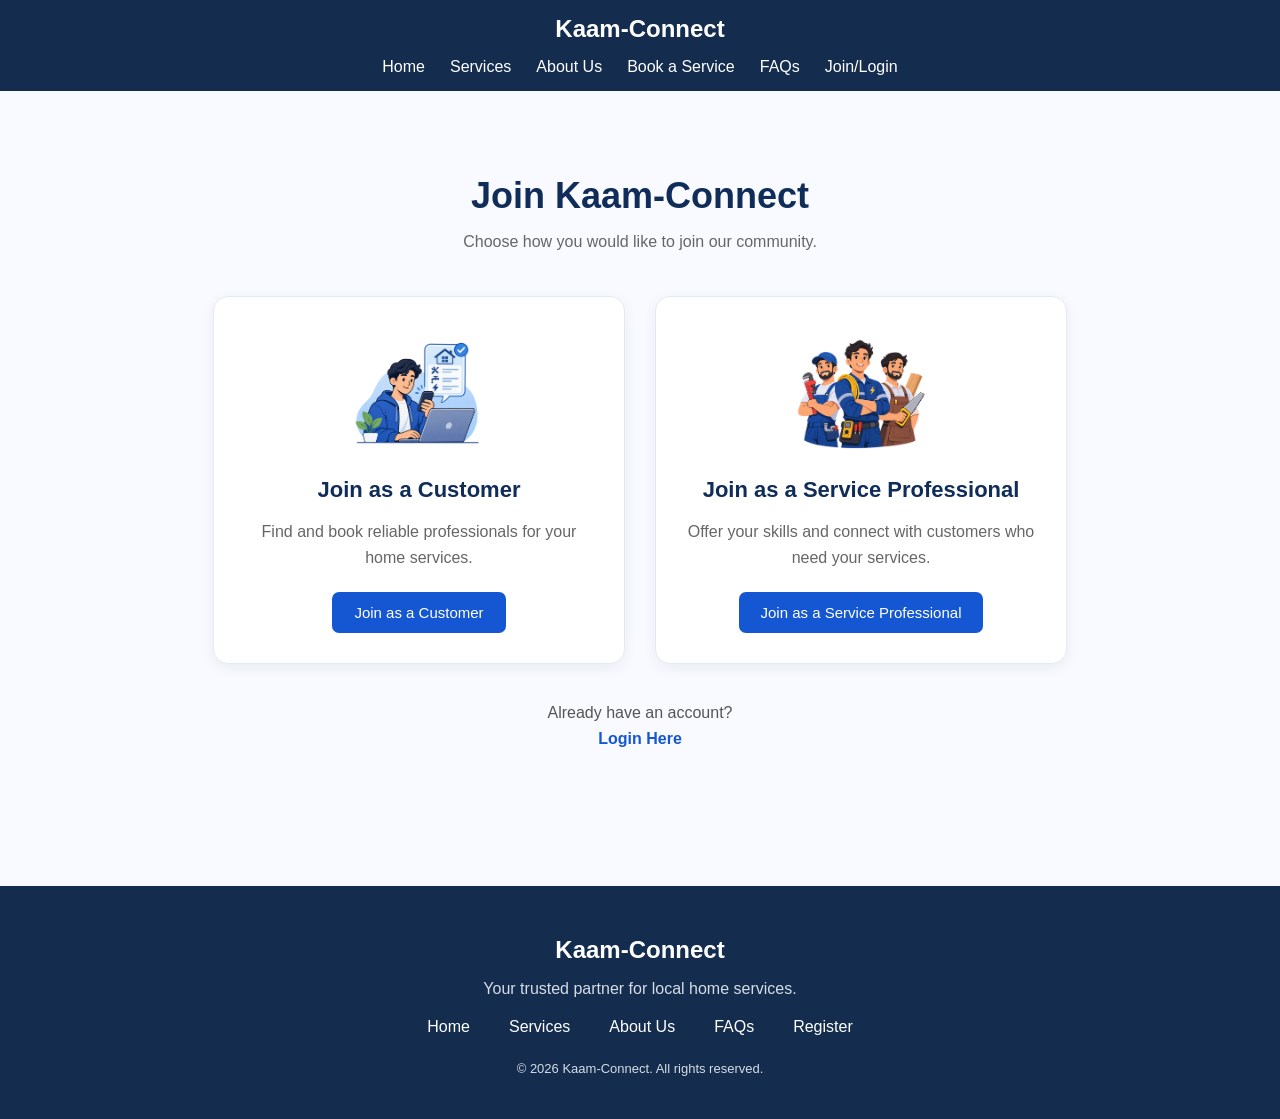
<file: register.html>
<!DOCTYPE html>
<html lang="en">
<head>
    <meta charset="UTF-8">
    <meta name="viewport" content="width=device-width, initial-scale=1.0">
    <link rel="stylesheet" href="css/style.css">
    <title>Register | Kaam-Connect</title>
</head>
<body>
    <header>

        <nav>
            <h2>Kaam-Connect</h2>
            <ul>
                <li> <a href="index.html">Home</a> </li>
                <li> <a href="services.html">Services</a> </li>
                <li> <a href="about.html">About Us</a> </li>
                <li> <a href="book.html">Book a Service</a> </li>
                <li> <a href="faqs.html">FAQs</a> </li>
                <li> <a href="register.html">Join/Login</a> </li>
            </ul>

    
        </nav>
    </header>

    <main class="register-section">

    <div class="register-heading">
        <h1>Join Kaam-Connect</h1>
        <p>Choose how you would like to join our community.</p>
    </div>

    <div class="register-options">

        <div class="register-card">
            <div class="register-icon">
                <img src="images/customer.png" alt="Customer">
            </div>

            <h2>Join as a Customer</h2>
            <p>Find and book reliable professionals for your home services.</p>

            <!-- <button type="button">Register as Customer</button> -->
            <a href="customer-register.html" class="register-btn">Join as a Customer</a>
        </div>

        <div class="register-card">
            <div class="register-icon">
                <img src="images/professional.png" alt="Service Professional">
            </div>

            <h2>Join as a Service Professional</h2>
            <p>Offer your skills and connect with customers who need your services.</p>

            <!-- <button type="button">Register as Professional</button> -->
            <a href="professional-register.html" class="register-btn">Join as a Service Professional</a>
        </div>

    </div>

    <div class="login-prompt">
        <p>Already have an account?</p>
        <a href="login.html">Login Here</a>
    </div>

</main>
    <footer>

    <div class="footer-content">

        <h2>Kaam-Connect</h2>

        <p>Your trusted partner for local home services.</p>

        <div class="footer-links">
            <a href="index.html">Home</a>
            <a href="services.html">Services</a>
            <a href="about.html">About Us</a>
            <a href="faqs.html">FAQs</a>
            <a href="register.html">Register</a>
        </div>

        <p class="copyright">
            &copy; 2026 Kaam-Connect. All rights reserved.
        </p>

    </div>

</footer>
</body>
</html>
</file>
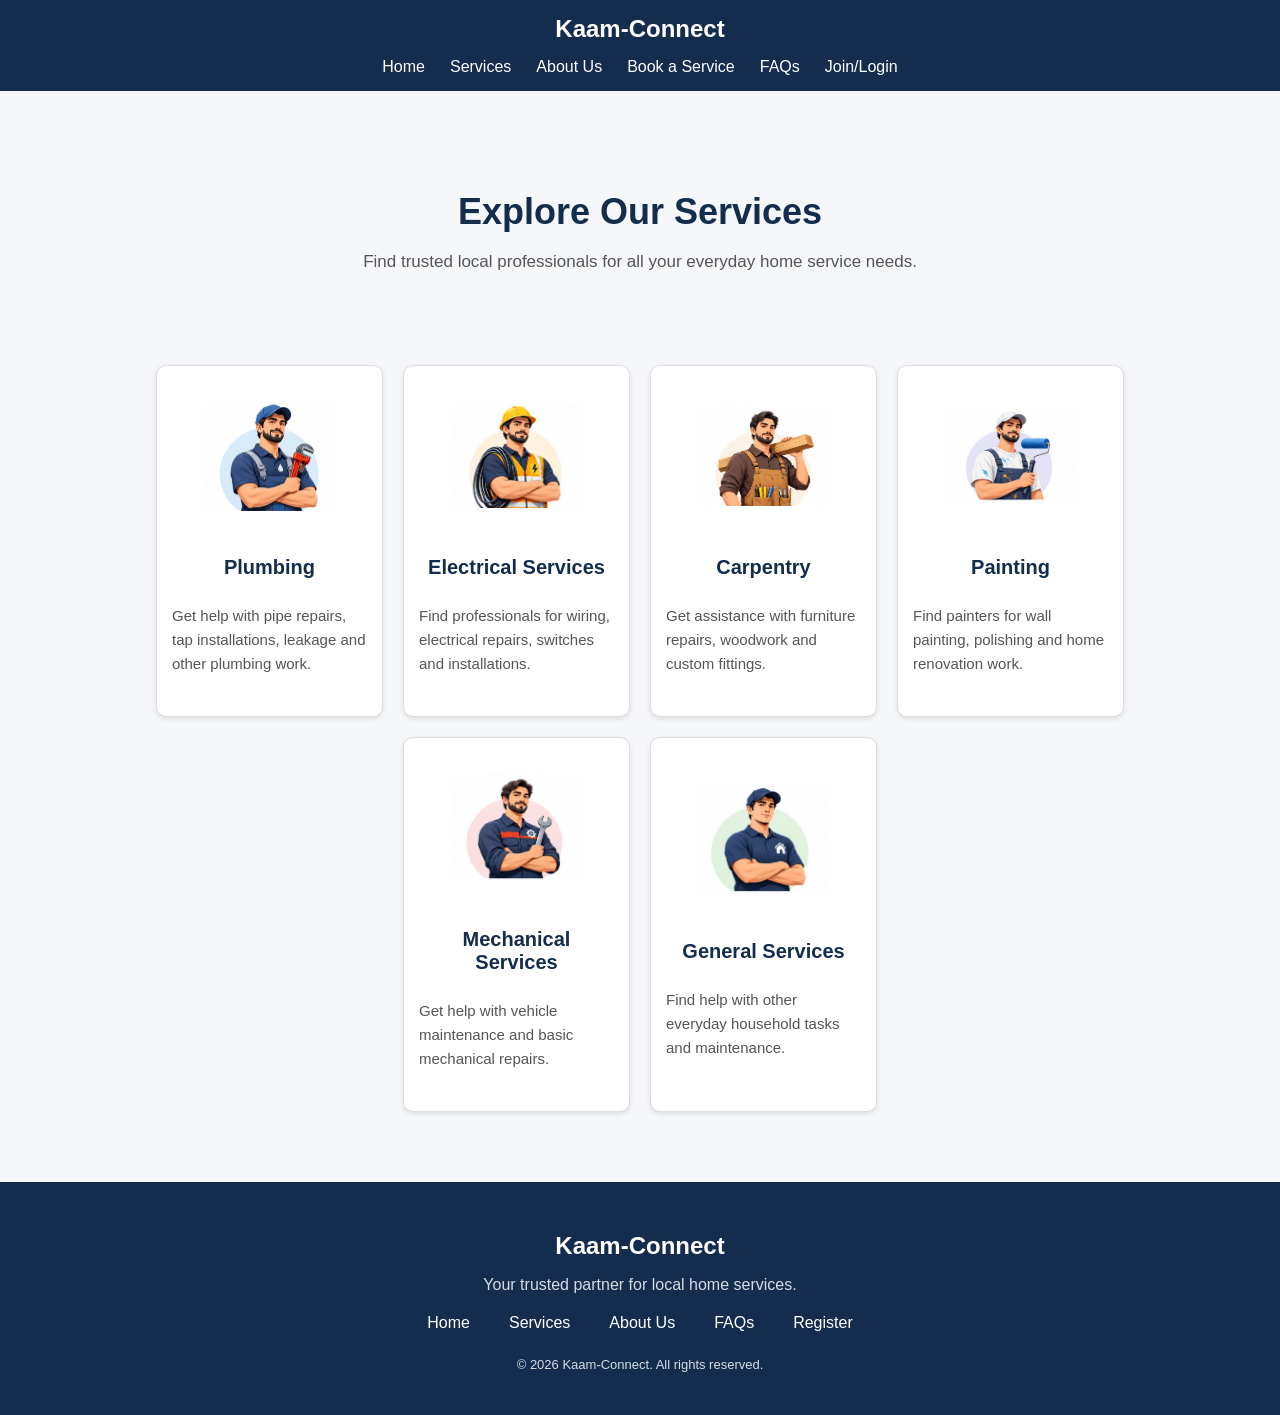
<file: services.html>
<!DOCTYPE html>
<html lang="en">
<head>
    <meta charset="UTF-8">
    <meta name="viewport" content="width=device-width, initial-scale=1.0">
    <title>Our Services | Kaam-Connect</title>
    <link rel="stylesheet" href="css/style.css">
</head>
<body>
     <header>

        <nav>
            <h2>Kaam-Connect</h2>
            <ul>
                <li> <a href="index.html">Home</a> </li>
                <li> <a href="services.html">Services</a> </li>
                <li> <a href="about.html">About Us</a> </li>
                <li> <a href="book.html">Book a Service</a> </li>
                <li> <a href="faqs.html">FAQs</a> </li>
                <li> <a href="register.html">Join/Login</a> </li>
            </ul>

    
        </nav>
    </header>
    <section class="services-page">
        <h1>Explore Our Services</h1>
        <p>
            Find trusted local professionals for all your everyday home service needs.
        </p>

    </section>
    <section class="services-list">
    <div class="service-container">

        <div class="service-card">
            <img src="images/plumber.png.jpeg" alt="Plumber">
            <h3>Plumbing</h3>
            <p>Get help with pipe repairs, tap installations, leakage and other plumbing work.</p>
        </div>

        <div class="service-card">
            <img src="images/electrician.png.jpeg" alt="Electrician">
            <h3>Electrical Services</h3>
            <p>Find professionals for wiring, electrical repairs, switches and installations.</p>
        </div>

        <div class="service-card">
            <img src="images/carpenter.png.jpeg" alt="Carpenter">
            <h3>Carpentry</h3>
            <p>Get assistance with furniture repairs, woodwork and custom fittings.</p>
        </div>

        <div class="service-card">
            <img src="images/painter.png.jpeg" alt="Painter">
            <h3>Painting</h3>
            <p>Find painters for wall painting, polishing and home renovation work.</p>
        </div>

        <div class="service-card">
            <img src="images/mechanic.png.jpeg" alt="Mechanic">
            <h3>Mechanical Services</h3>
            <p>Get help with vehicle maintenance and basic mechanical repairs.</p>
        </div>

        <div class="service-card">
            <img src="images/general-services.png.jpeg" alt="General Service">
            <h3>General Services</h3>
            <p>Find help with other everyday household tasks and maintenance.</p>
        </div>

    </div>
</section>
    <footer>

    <div class="footer-content">

        <h2>Kaam-Connect</h2>

        <p>Your trusted partner for local home services.</p>

        <div class="footer-links">
            <a href="index.html">Home</a>
            <a href="services.html">Services</a>
            <a href="about.html">About Us</a>
            <a href="faqs.html">FAQs</a>
            <a href="register.html">Register</a>
        </div>

        <p class="copyright">
            &copy; 2026 Kaam-Connect. All rights reserved.
        </p>

    </div>

</footer>
</body>
</html>
</file>
<file: css/style.css>
/* Basic page styling */
body {
    margin: 0;
    font-family: Arial, sans-serif;
    background-color: #f5f7fa;
}

/* Navigation bar */
header {
    background-color: #142d4e;
    padding: 15px 40px;
}

nav {
    display: flex;
    flex-direction: column;
    gap: 15px;
    justify-content: space-between;
    align-items: center;
}

/* Website name */
nav h2 {
    color: white;
    margin: 0;
}

/* Navigation links */
nav ul {
    display: flex;
    flex-wrap: wrap;
    justify-content: center;
    list-style: none;
    gap: 25px;
    margin: 0;
    padding: 0;
}

nav ul li a {
    color: white;
    text-decoration: none;
    font-size: 16px;
}

nav ul li a:hover {
    color: #f4c542;
}


.hero {
    background-color: #e8eef5;
    padding: 80px 40px;
    text-align: center;
}

.hero-content {
    max-width: 750px;
    margin: auto;
}

.hero h1 {
    font-size: 38px;
    color: #142d4e;
    margin-bottom: 20px;
}

.hero p {
    font-size: 18px;
    color: #555;
    line-height: 1.6;
    margin-bottom: 30px;
}

.hero-btn {
    display: inline-block;
    background-color: #142d4e;
    color: white;
    padding: 12px 25px;
    text-decoration: none;
    border-radius: 5px;
}

.hero-btn:hover {
    background-color: #244d7a;
}

/* Services Section */
.services {
    padding: 50px 30px;
    text-align: center;
}

.services h2 {
    color: #142d4e;
    font-size: 30px;
}

.services > p {
    color: #555;
    margin-bottom: 30px;
}

.service-container {
    display: flex;
    justify-content: center;
    flex-wrap: wrap;
    gap: 20px;
}

.service-card {
    background-color: white;
    width: 195px;
    padding: 25px 15px;
    border: 1px solid #ddd;
    border-radius: 10px;
    box-shadow: 0 2px 5px #ddd;
}

.service-card h3 {
    color: #142d4e;
}

.service-card p {
    color: #555;
    font-size: 14px;
    line-height: 1.5;
}
.service-card img {
    width: 180px;
    height: 180px;
    object-fit: contain;
}
/* Why Choose Section */
.why-choose {
    background-color: #e8eef5;
    padding: 50px 30px;
    text-align: center;
    margin: 30px;
    border-radius: 12px;
}

.why-choose h2 {
    color: #142d4e;
    font-size: 30px;
}

.why-choose > p {
    color: #555;
    margin-bottom: 30px;
}

.features-container {
    display: flex;
    justify-content: center;
    flex-wrap: wrap;
    gap: 20px;
}

.feature-card {
    flex: 1;
    min-width: 180px;
    padding: 20px;
    background-color: white;
    border-radius: 8px;
}

.feature-card h3 {
    color: #142d4e;
}

.feature-card p {
    color: #555;
    line-height: 1.5;
}
/* Call to Action Section */
.cta {
    background-color: #142d4e;
    padding: 28px 20px;
    margin: 30px;
    border-radius: 12px;
    text-align: center;
    display: flex;
    flex-direction: row;
    align-items: center;
    justify-content: space-around;
    gap: 30px;
    text-align: left;
}

.cta h2 {
    color: white;
    font-size: 34px;
    white-space: normal;
    overflow-wrap: break-word;
}

.cta p {
    color: white;
    font-size: 14px;
    margin-bottom: 25px;
}

.cta-btn {
    display: inline-block;
    background-color: white;
    color: #142d4e;
    padding: 10px 14px;
    text-decoration: none;
    border-radius: 6px;
    font-weight: bold;
    white-space: nowrap;
}

.cta-btn:hover {
    background-color: #e8eef5;
}
.cta img {
    width: 48%;
    max-width: 180px;
    height: auto;
    max-height: 160px;
    object-fit: contain;
    flex-shrink: 0;
    mix-blend-mode: screen;
}

.cta-content {
    flex: 1;
    min-width: 0;
   
}
/* Footer */
footer {
    background-color: #142d4e;
    color: white;
    padding: 30px;
    text-align: center;
}

.footer-content h2 {
    margin-bottom: 10px;
}

.footer-content p {
    color: #d5dce5;
}

.footer-links {
    margin: 20px 0;
    display: flex;
    flex-wrap: wrap;
    justify-content: center;
    gap: 15px;
}

.footer-links a {
    color: white;
    text-decoration: none;
    margin: 0 12px;
}

.footer-links a:hover {
    color: #f4c542;
}

.copyright {
    font-size: 13px;
    margin-top: 25px;
}
.feature-card img {
    width: 32px;
    height: 32px;
    margin-bottom: 12px;
}

/* services page css */

.services-page {
    text-align: center;
    padding: 70px 20px 50px;
    background-color: #f5f7fa;
}

.services-page h1 {
    font-size: 36px;
    color: #142d4e;
    margin-bottom: 15px;
}

.services-page p {
    font-size: 17px;
    color: #555;
    max-width: 650px;
    margin: 0 auto;
    line-height: 1.6;
}
/* Services Page Cards */

.services-list {
    padding: 40px 60px 70px;
    background-color: #f5f7fa;
}

.services-list .service-container {
    display: flex;
    justify-content: center;
    flex-wrap: wrap;
    gap: 20px;
    justify-content: center;
    
}

.services-list .service-card {
    background-color: white;
    width: 195px;
    padding: 25px 15px;
    border: 1px solid #ddd;
    border-radius: 10px;
    box-shadow: 0 2px 5px #ddd;
    display: flex;
    justify-content: center;
    align-items: center;
    flex-flow: column nowrap;
}


.services-list .service-card:hover {
    transform: translateY(-5px);
}

.services-list .service-card img {
    width: 130px;
    height: 130px;
    object-fit: contain;
    margin-bottom: 15px;
    
}

.services-list .service-card h3 {
    color: #142d4e;
    font-size: 20px;
    margin-bottom: 10px;
    text-align: center;
    text-wrap: wrap;
}

.services-list .service-card p {
    color: #555;
    font-size: 15px;
    line-height: 1.6;
    text-align: start;
}

/* BOOKING PAGE */

.booking-section {
    background-color: #f8faff;
    padding: 50px 7%;
    min-height: 80vh;
}

.booking-heading {
    text-align: center;
    margin-bottom: 40px;
}

.booking-heading h1 {
    color: #102d59;
    font-size: 36px;
    margin-bottom: 10px;
}

.booking-heading p {
    color: #666;
    font-size: 16px;
}


/* MAIN BOOKING LAYOUT */

.booking-container {
    display: grid;
    grid-template-columns: 0.9fr 1.1fr;
    gap: 35px;
    max-width: 1100px;
    margin: auto;
    align-items: center;
}


/* LEFT INFORMATION PANEL */

.booking-info {
    background-color: #eaf1ff;
    padding: 35px;
    border-radius: 16px;
    text-align: center;
}

.booking-info img {
    width: 100%;
    max-width: 280px;
    height: 220px;
    object-fit: contain;
    margin-bottom: 20px;
}

.booking-info h2 {
    color: #102d59;
    font-size: 25px;
    margin-bottom: 15px;
}

.booking-info p {
    color: #555;
    line-height: 1.7;
}

.booking-benefits {
    text-align: left;
    margin-top: 25px;
}

.booking-benefits p {
    color: #102d59;
    margin: 12px 0;
}


/* FORM CONTAINER */

.booking-form-container {
    background: white;
    padding: 35px;
    border-radius: 16px;
    box-shadow: 0 5px 20px rgba(0, 0, 0, 0.06);
}

.booking-form-container h2 {
    color: #102d59;
    font-size: 25px;
    margin-bottom: 8px;
}

.form-subtitle {
    color: #777;
    margin-bottom: 25px;
}


/* FORM INPUTS */

.form-group {
    margin-bottom: 18px;
}

.form-group label {
    display: block;
    color: #102d59;
    font-weight: 600;
    margin-bottom: 8px;
}

.form-group input,
.form-group select,
.form-group textarea {
    width: 100%;
    padding: 12px 14px;
    border: 1px solid #d8dfeb;
    border-radius: 8px;
    font-size: 14px;
    font-family: inherit;
    outline: none;
    box-sizing: border-box;
    background: white;
}

.form-group input:focus,
.form-group select:focus,
.form-group textarea:focus {
    border-color: #2563eb;
    box-shadow: 0 0 0 2px rgba(37, 99, 235, 0.1);
}

.form-group textarea {
    resize: vertical;
}


/* SUBMIT BUTTON */

.submit-booking {
    width: 100%;
    padding: 14px;
    background-color: #1557d2;
    color: white;
    border: none;
    border-radius: 8px;
    font-size: 16px;
    font-weight: 600;
    cursor: pointer;
    transition: 0.3s;
}

.submit-booking:hover {
    background-color: #103f9e;
}


/* RESPONSIVE DESIGN */

@media (max-width: 768px) {

    .booking-container {
        grid-template-columns: 1fr;
    }

    .booking-heading h1 {
        font-size: 29px;
    }

    .booking-info {
        padding: 25px;
    }

    .booking-form-container {
        padding: 25px;
    }

}

/* ABOUT US PAGE */

.about-section {
    background-color: #f8faff;
    padding: 50px 7%;
}


/* PAGE HEADING */

.about-heading {
    text-align: center;
    margin-bottom: 45px;
}

.about-heading h1 {
    color: #102d59;
    font-size: 36px;
    margin-bottom: 10px;
}

.about-heading p {
    color: #666;
    font-size: 16px;
}


/* INTRODUCTION SECTION */

.about-intro {
    display: grid;
    grid-template-columns: 1.1fr 0.9fr;
    gap: 40px;
    align-items: center;
    margin-bottom: 55px;
}

.about-text h2 {
    color: #102d59;
    font-size: 28px;
    margin-bottom: 18px;
}

.about-text p {
    color: #555;
    line-height: 1.8;
    margin-bottom: 15px;
}

.about-image {
    display: flex;
    justify-content: center;
    align-items: center;
}

.about-image img {
    width: 100%;
    max-width: 380px;
    height: 280px;
    object-fit: contain;
}


/* PROBLEM SECTION */

.problem-section {
    background-color: #eaf1ff;
    padding: 35px;
    border-radius: 15px;
    text-align: center;
    margin-bottom: 55px;
}

.problem-section h2 {
    color: #102d59;
    font-size: 27px;
    margin-bottom: 15px;
}

.problem-section p {
    color: #555;
    line-height: 1.8;
    max-width: 850px;
    margin: auto;
}


/* MISSION AND VISION */

.mission-vision {
    display: grid;
    grid-template-columns: repeat(2, 1fr);
    gap: 25px;
    margin-bottom: 60px;
}

.about-card {
    background: white;
    padding: 30px;
    border-radius: 15px;
    text-align: center;
    border: 1px solid #e3eaf5;
    box-shadow: 0 4px 12px rgba(0, 0, 0, 0.05);
    transition: 0.3s;
}

.about-card:hover {
    transform: translateY(-5px);
    box-shadow: 0 8px 18px rgba(0, 0, 0, 0.09);
}

.about-card-icon {
    font-size: 42px;
    margin-bottom: 15px;
}

.about-card h2 {
    color: #102d59;
    margin-bottom: 12px;
}

.about-card p {
    color: #666;
    line-height: 1.7;
}


/* TEAM SECTION */

.team-section {
    text-align: center;
}

.team-section > h2 {
    color: #102d59;
    font-size: 30px;
    margin-bottom: 12px;
}

.team-intro {
    color: #666;
    margin-bottom: 35px;
}

.team-container {
    display: grid;
    grid-template-columns: repeat(3, 1fr);
    gap: 25px;
    max-width: 900px;
    margin: auto;
}

.team-card {
    background: white;
    padding: 30px 20px;
    border-radius: 15px;
    border: 1px solid #e3eaf5;
    box-shadow: 0 4px 12px rgba(0, 0, 0, 0.05);
    transition: 0.3s;

}

.team-card:hover {
    transform: translateY(-5px);
}

.team-icon {
    width: 120px;
    height: 120px;
    margin: 0 auto 15px;
    border-radius: 50%;
    overflow: hidden;
}
.team-icon img {
    width: 100%;
    height: 100%;
    object-fit: cover;
    display: block;
}

.team-card h3 {
    color: #102d59;
    margin-bottom: 8px;
}

.team-card p {
    color: #777;
}


/* RESPONSIVE DESIGN */

@media (max-width: 768px) {

    .about-intro {
        grid-template-columns: 1fr;
    }

    .mission-vision {
        grid-template-columns: 1fr;
    }

    .team-container {
        grid-template-columns: 1fr;
    }

    .about-heading h1 {
        font-size: 29px;
    }

}




/* FAQ PAGE */

.faq-section {
    background-color: #f8faff;
    padding: 60px 7%;
    min-height: 75vh;
}

.faq-heading {
    text-align: center;
    margin-bottom: 45px;
}

.faq-heading h1 {
    color: #102d59;
    font-size: 36px;
    margin-bottom: 12px;
}

.faq-heading p {
    color: #666;
    font-size: 16px;
}


/* FAQ CONTAINER */

.faq-container {
    max-width: 850px;
    margin: auto;
}


/* FAQ ITEMS */

.faq-item {
    background: white;
    border: 1px solid #e3eaf5;
    border-radius: 10px;
    margin-bottom: 15px;
    padding: 20px 24px;
    box-shadow: 0 3px 10px rgba(0, 0, 0, 0.04);
    transition: 0.3s ease;
}

.faq-item:hover {
    border-color: #2563eb;
}


/* QUESTION */

.faq-item summary {
    color: #102d59;
    font-size: 17px;
    font-weight: 600;
    cursor: pointer;
    list-style: none;
    position: relative;
    padding-right: 30px;
}

.faq-item summary::-webkit-details-marker {
    display: none;
}

.faq-item summary::after {
    content: "+";
    position: absolute;
    right: 0;
    top: -3px;
    font-size: 23px;
    color: #1557d2;
}


/* EXPANDED QUESTION */

.faq-item[open] summary::after {
    content: "−";
}

.faq-item p {
    color: #666;
    line-height: 1.7;
    margin-top: 18px;
    padding-top: 15px;
    border-top: 1px solid #e5eaf2;
}


/* RESPONSIVE */

@media (max-width: 768px) {

    .faq-heading h1 {
        font-size: 29px;
    }

    .faq-item {
        padding: 18px;
    }

    .faq-item summary {
        font-size: 15px;
    }

}
/* Register Page */

.register-section {
    background-color: #f8faff;
    padding: 60px 7%;
    min-height: 75vh;
}

.register-heading {
    text-align: center;
    margin-bottom: 45px;
}

.register-heading h1 {
    color: #102d59;
    font-size: 36px;
    margin-bottom: 12px;
}

.register-heading p {
    color: #666;
    font-size: 16px;
}

.register-options {
    display: flex;
    justify-content: center;
    gap: 30px;
    flex-wrap: wrap;
}

.register-card {
    background-color: white;
    width: 350px;
    padding: 30px;
    border-radius: 15px;
    text-align: center;
    box-shadow: 0 4px 15px rgba(0, 0, 0, 0.06);
    border: 1px solid #e3eaf5;
}

.register-icon {
    width: 150px;
    height: 130px;
    margin: 0 auto 20px;
}

.register-icon img {
    width: 100%;
    height: 100%;
    object-fit: contain;
}

.register-card h2 {
    color: #102d59;
    font-size: 22px;
    margin-bottom: 12px;
}

.register-card p {
    color: #666;
    line-height: 1.6;
    margin-bottom: 22px;
}

.register-btn {
    display: inline-block;
    background-color: #1557d2;
    color: white;
    text-decoration: none;
    border: none;
    padding: 12px 22px;
    border-radius: 7px;
    font-size: 15px;
    cursor: pointer;

    transition: all 0.3s ease;
}
.register-btn:hover {
    background-color: #102d59;
    transform: translateY(-4px);
    box-shadow: 0 5px 15px rgba(21, 87, 210, 0.3);
}

/* .register-card button {
    background-color: #1557d2;
    color: white;
    border: none;
    padding: 12px 22px;
    border-radius: 7px;
    font-size: 15px;
    cursor: pointer;
}

.register-card button:hover {
    background-color: #102d59;
} */

.login-prompt {
    text-align: center;
    margin-top: 40px;
}

.login-prompt p {
    color: #555;
    margin-bottom: 8px;
}

.login-prompt a {
    color: #1557d2;
    font-weight: 600;
    text-decoration: none;
}

.login-prompt a:hover {
    text-decoration: underline;
}

/* Registration Form */

.registration-section {
    background-color: #f8faff;
    padding: 60px 7%;
    min-height: 75vh;
}

.registration-heading {
    text-align: center;
    margin-bottom: 35px;
}

.registration-heading h1 {
    color: #102d59;
    font-size: 36px;
    margin-bottom: 12px;
}

.registration-heading p {
    color: #666;
}

.registration-container {
    background-color: white;
    max-width: 550px;
    margin: auto;
    padding: 35px;
    border-radius: 15px;
    border: 1px solid #e3eaf5;
    box-shadow: 0 4px 15px rgba(0, 0, 0, 0.06);
}

.registration-container .form-group {
    margin-bottom: 20px;
}

.registration-container label {
    display: block;
    color: #102d59;
    font-weight: 600;
    margin-bottom: 8px;
}

.registration-container input {
    width: 100%;
    padding: 12px;
    border: 1px solid #d5deeb;
    border-radius: 7px;
    font-size: 15px;
    box-sizing: border-box;
}

.registration-container button {
    width: 100%;
    padding: 13px;
    background-color: #1557d2;
    color: white;
    border: none;
    border-radius: 7px;
    font-size: 16px;
    cursor: pointer;
}

.registration-container button:hover {
    background-color: #102d59;
}

.form-login {
    text-align: center;
    margin-top: 22px;
    color: #666;
}

.form-login a,
.back-link {
    color: #1557d2;
    text-decoration: none;
    font-weight: 600;
}

.back-link {
    display: block;
    text-align: center;
    margin-top: 18px;
}

/* DROPDOWN OF PREOFESSIONAL REGISTERATION */
.registration-container select {
    width: 100%;
    padding: 12px;
    border: 1px solid #d5deeb;
    border-radius: 7px;
    font-size: 15px;
    background-color: white;
    box-sizing: border-box;
}
</file>
